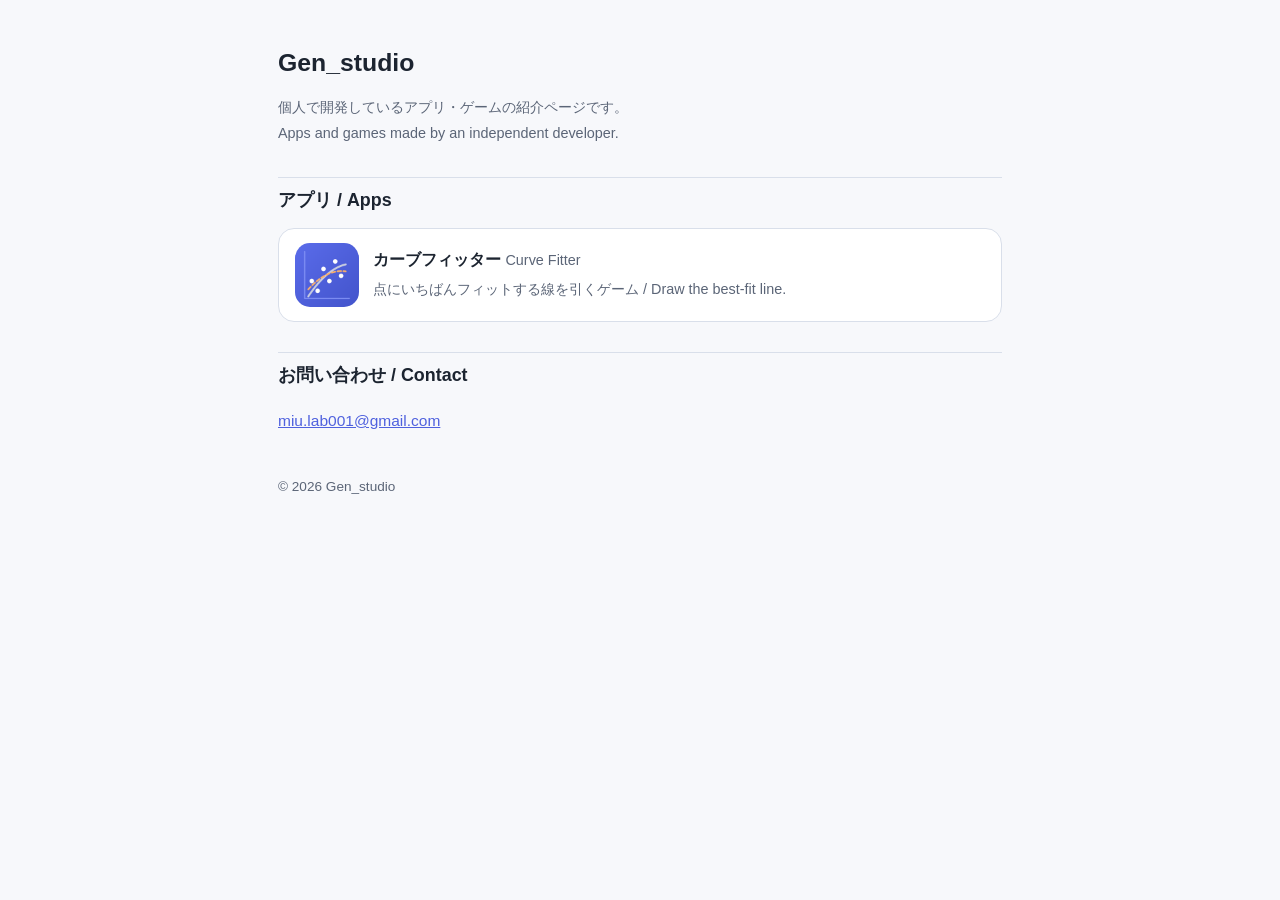
<file: index.html>
<!doctype html>
<html lang="ja">
<head>
<meta charset="utf-8">
<meta name="viewport" content="width=device-width, initial-scale=1">
<title>Gen_studio</title>
<link rel="stylesheet" href="style.css">
</head>
<body>
<main>
<h1>Gen_studio</h1>
<p class="meta">個人で開発しているアプリ・ゲームの紹介ページです。<br>Apps and games made by an independent developer.</p>

<h2>アプリ / Apps</h2>
<div class="apps">
<a class="app" href="curve-fitter/">
<img src="curve-fitter/icon.png" alt="">
<div><b>カーブフィッター</b> <span class="meta">Curve Fitter</span><br><span class="meta">点にいちばんフィットする線を引くゲーム / Draw the best-fit line.</span></div>
</a>
</div>

<h2>お問い合わせ / Contact</h2>
<p><a href="mailto:miu.lab001@gmail.com">miu.lab001@gmail.com</a></p>

<footer>© 2026 Gen_studio</footer>
</main>
</body>
</html>
</file>
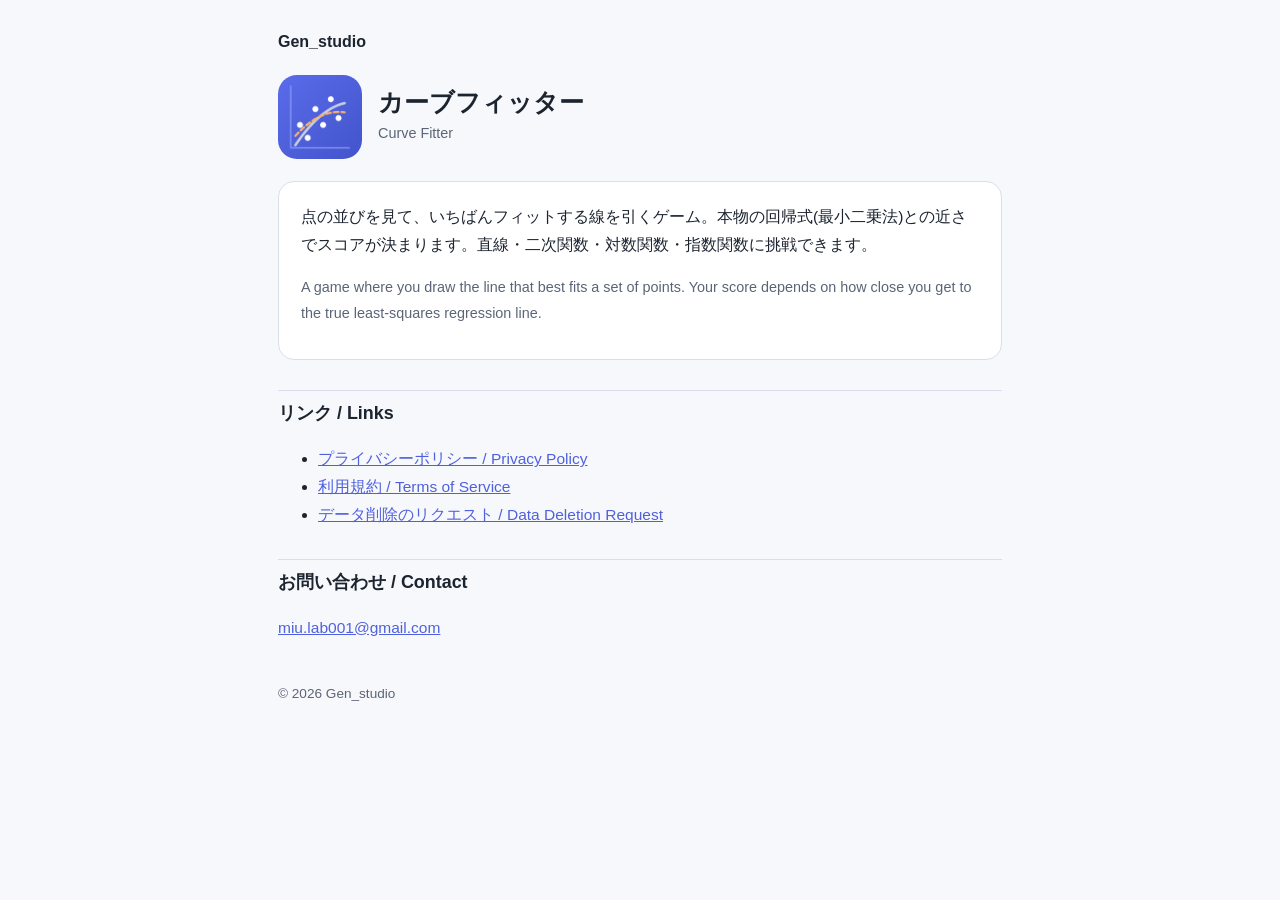
<file: curve-fitter/index.html>
<!doctype html>
<html lang="ja">
<head>
<meta charset="utf-8">
<meta name="viewport" content="width=device-width, initial-scale=1">
<title>カーブフィッター (Curve Fitter) - Gen_studio</title>
<link rel="stylesheet" href="../style.css">
</head>
<body>
<main>
<header class="site"><a href="../">Gen_studio</a></header>
<div class="apps"><div class="app" style="display:flex;gap:16px;align-items:center;margin-top:18px">
<img src="icon.png" alt="カーブフィッターのアイコン" style="width:84px;height:84px;border-radius:19px">
<div><h1 style="margin:0">カーブフィッター</h1><div class="meta">Curve Fitter</div></div></div></div>

<section class="l" lang="ja">
<p>点の並びを見て、いちばんフィットする線を引くゲーム。本物の回帰式(最小二乗法)との近さでスコアが決まります。直線・二次関数・対数関数・指数関数に挑戦できます。</p>
<p lang="en" class="meta">A game where you draw the line that best fits a set of points. Your score depends on how close you get to the true least-squares regression line.</p>
</section>

<h2>リンク / Links</h2>
<ul>
<li><a href="privacy.html">プライバシーポリシー / Privacy Policy</a></li>
<li><a href="terms.html">利用規約 / Terms of Service</a></li>
<li><a href="data-deletion.html">データ削除のリクエスト / Data Deletion Request</a></li>
</ul>

<h2>お問い合わせ / Contact</h2>
<p><a href="mailto:miu.lab001@gmail.com">miu.lab001@gmail.com</a></p>

<footer>© 2026 Gen_studio</footer>
</main>
</body>
</html>
</file>
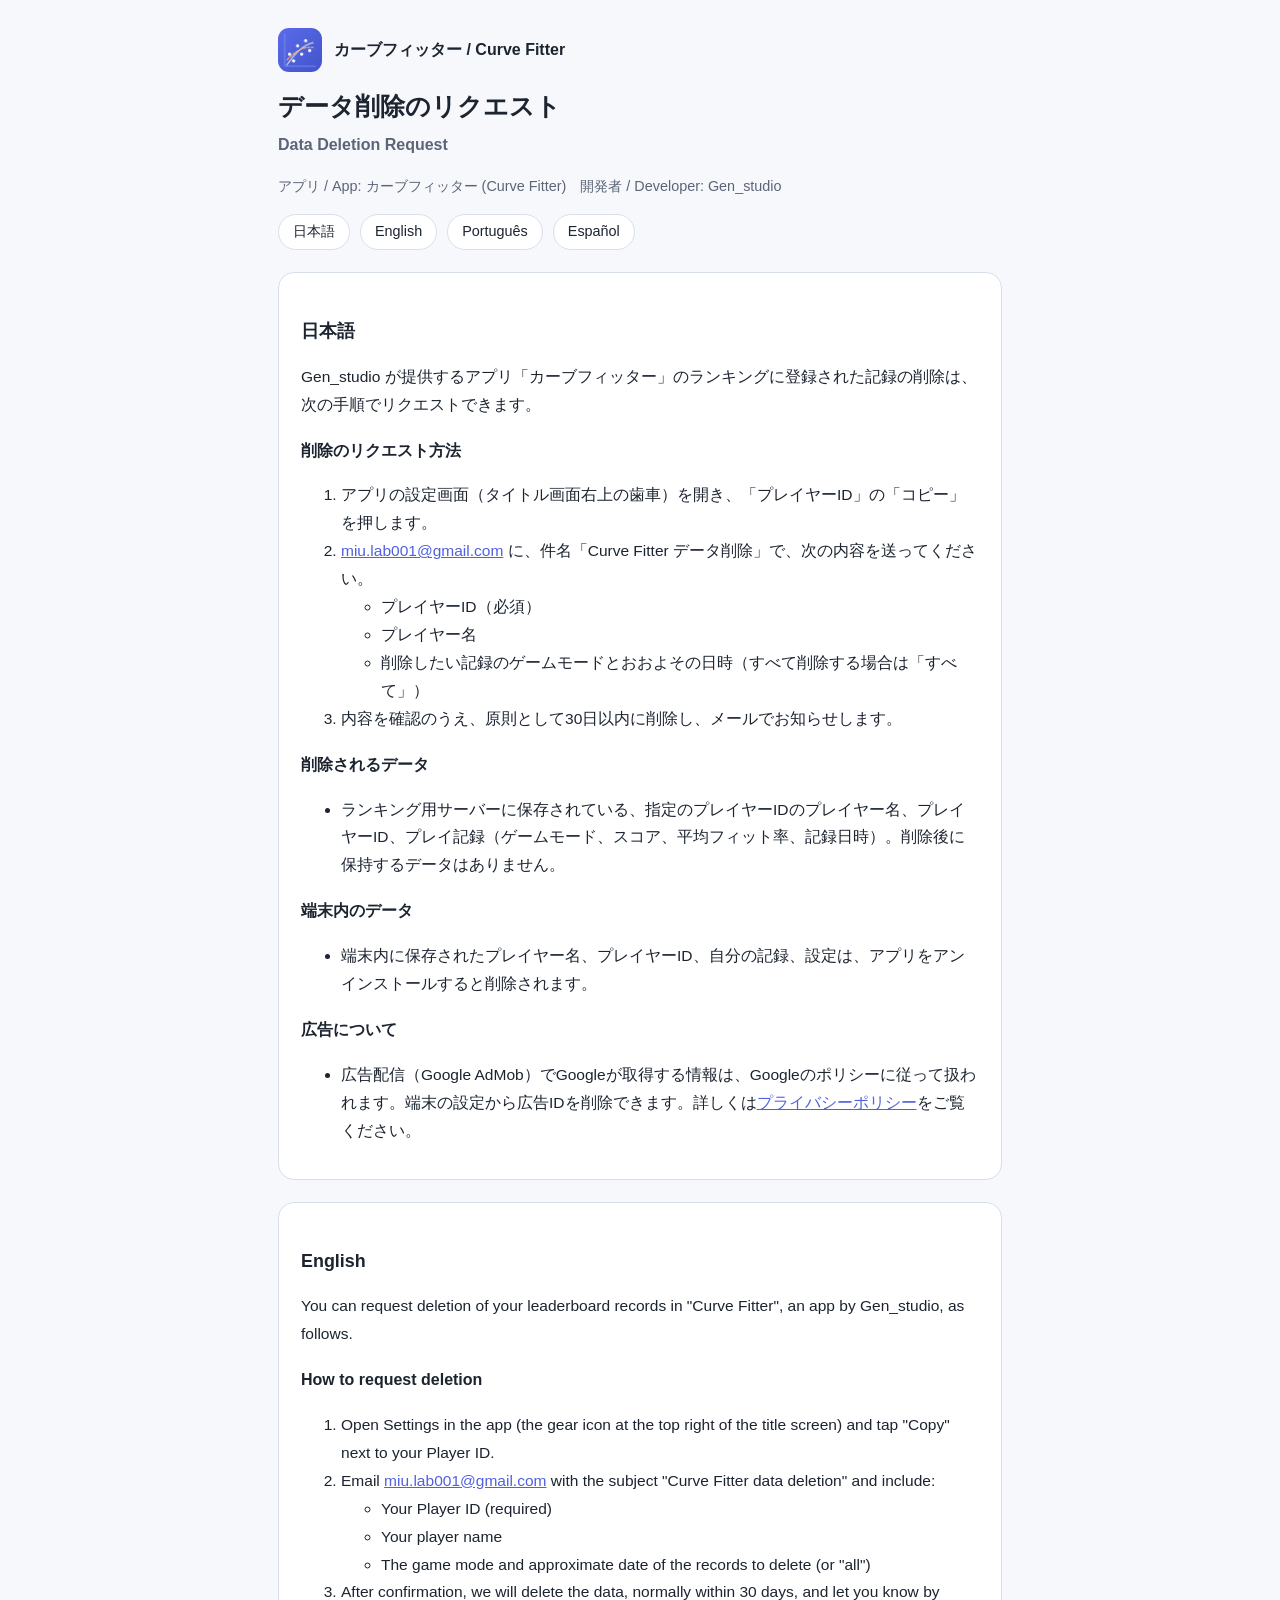
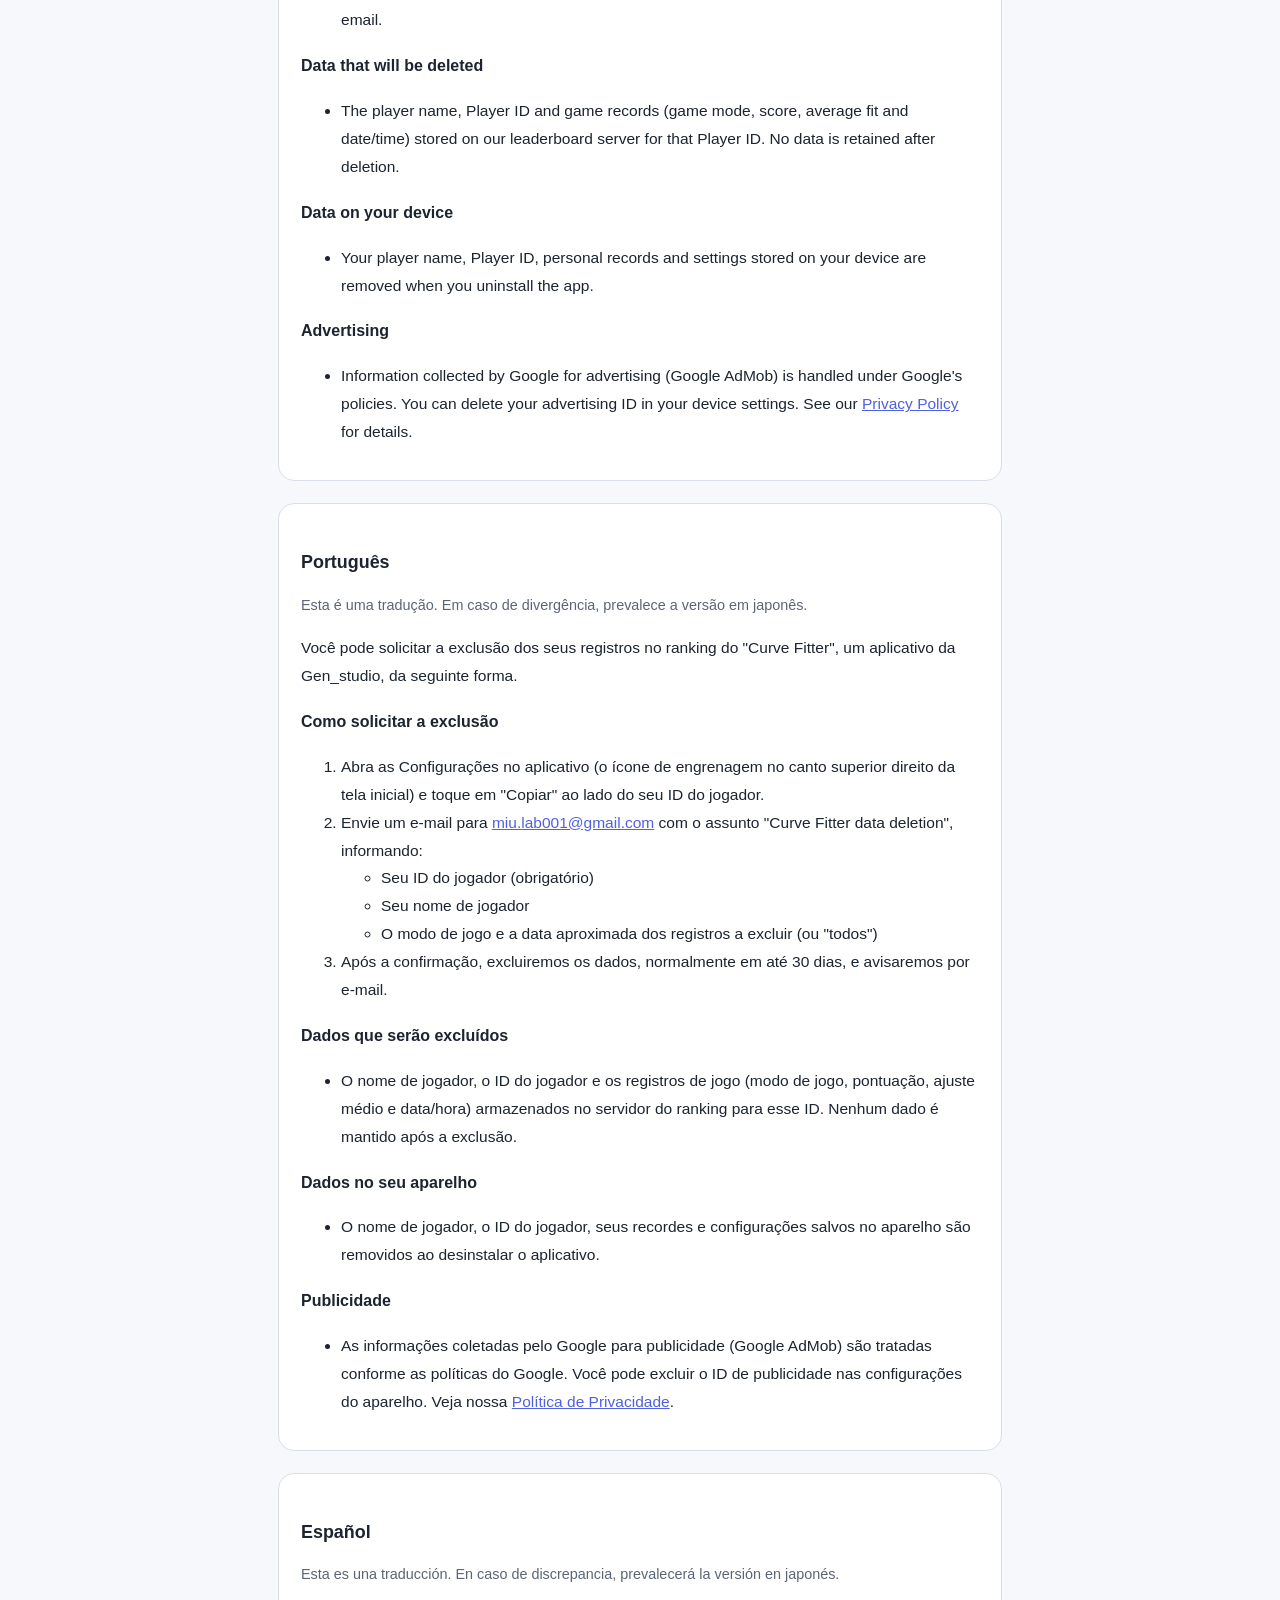
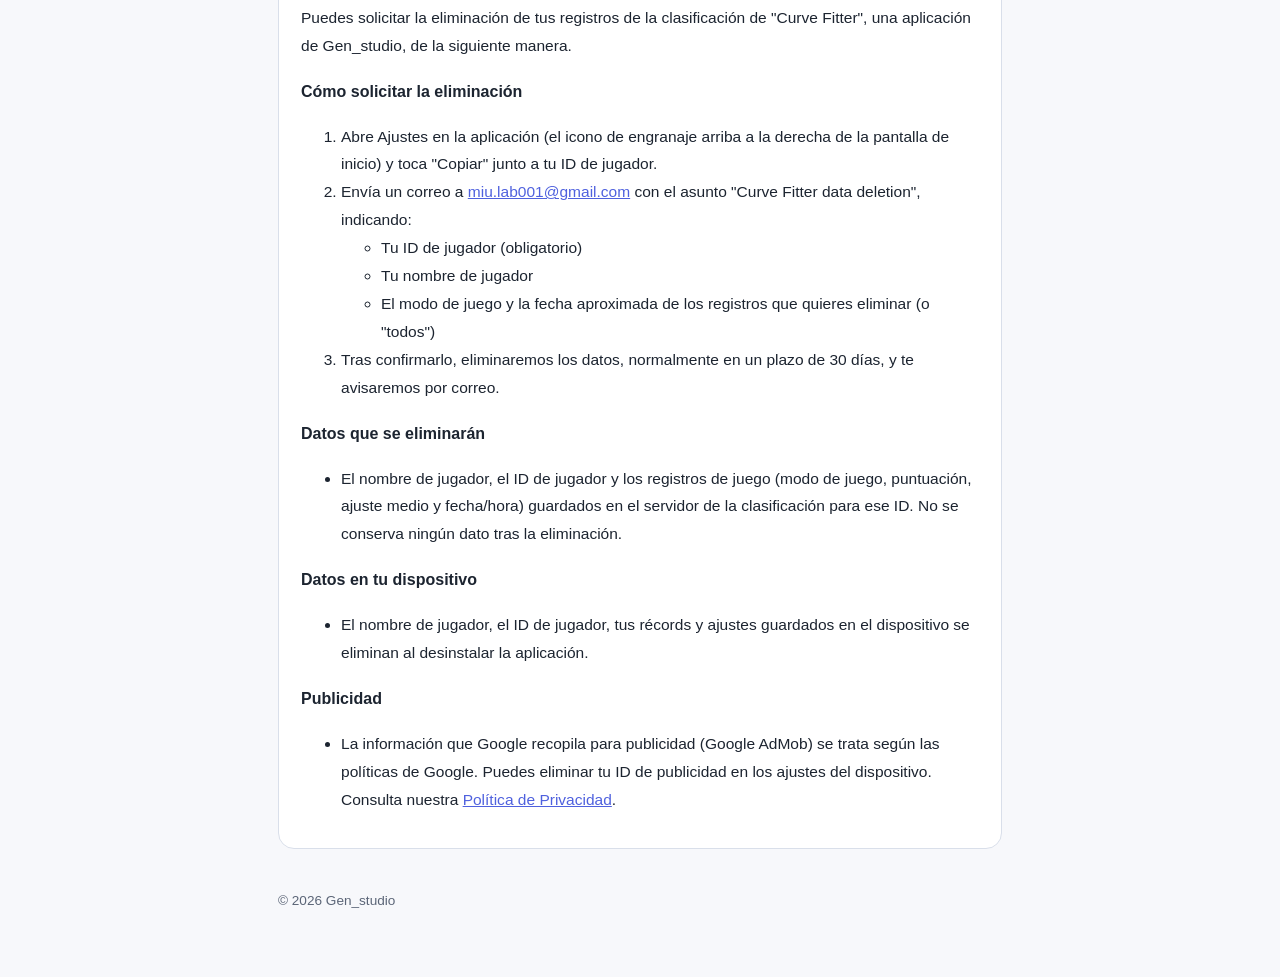
<file: curve-fitter/data-deletion.html>
<!doctype html>
<html lang="ja">
<head>
<meta charset="utf-8">
<meta name="viewport" content="width=device-width, initial-scale=1">
<title>データ削除のリクエスト / Data Deletion Request - カーブフィッター (Curve Fitter)</title>
<link rel="stylesheet" href="../style.css">
</head>
<body>
<main>
<header class="site"><img src="icon.png" alt=""><a href="./">カーブフィッター / Curve Fitter</a></header>
<h1>データ削除のリクエスト<br><span class="meta" style="font-size:1rem">Data Deletion Request</span></h1>
<p class="meta">アプリ / App: カーブフィッター (Curve Fitter)　開発者 / Developer: Gen_studio</p>
<nav class="lang"><a href="#ja">日本語</a><a href="#en">English</a><a href="#pt">Português</a><a href="#es">Español</a></nav>

<section class="l" id="ja" lang="ja">
<h2 style="border-top:none">日本語</h2>
<p>Gen_studio が提供するアプリ「カーブフィッター」のランキングに登録された記録の削除は、次の手順でリクエストできます。</p>
<h3>削除のリクエスト方法</h3>
<ol>
<li>アプリの設定画面（タイトル画面右上の歯車）を開き、「プレイヤーID」の「コピー」を押します。</li>
<li><a href="mailto:miu.lab001@gmail.com?subject=Curve%20Fitter%20data%20deletion">miu.lab001@gmail.com</a> に、件名「Curve Fitter データ削除」で、次の内容を送ってください。
<ul><li>プレイヤーID（必須）</li><li>プレイヤー名</li><li>削除したい記録のゲームモードとおおよその日時（すべて削除する場合は「すべて」）</li></ul></li>
<li>内容を確認のうえ、原則として30日以内に削除し、メールでお知らせします。</li>
</ol>
<h3>削除されるデータ</h3>
<ul><li>ランキング用サーバーに保存されている、指定のプレイヤーIDのプレイヤー名、プレイヤーID、プレイ記録（ゲームモード、スコア、平均フィット率、記録日時）。削除後に保持するデータはありません。</li></ul>
<h3>端末内のデータ</h3>
<ul><li>端末内に保存されたプレイヤー名、プレイヤーID、自分の記録、設定は、アプリをアンインストールすると削除されます。</li></ul>
<h3>広告について</h3>
<ul><li>広告配信（Google AdMob）でGoogleが取得する情報は、Googleのポリシーに従って扱われます。端末の設定から広告IDを削除できます。詳しくは<a href="privacy.html#ja">プライバシーポリシー</a>をご覧ください。</li></ul>
</section>

<section class="l" id="en" lang="en">
<h2 style="border-top:none">English</h2>
<p>You can request deletion of your leaderboard records in "Curve Fitter", an app by Gen_studio, as follows.</p>
<h3>How to request deletion</h3>
<ol>
<li>Open Settings in the app (the gear icon at the top right of the title screen) and tap "Copy" next to your Player ID.</li>
<li>Email <a href="mailto:miu.lab001@gmail.com?subject=Curve%20Fitter%20data%20deletion">miu.lab001@gmail.com</a> with the subject "Curve Fitter data deletion" and include:
<ul><li>Your Player ID (required)</li><li>Your player name</li><li>The game mode and approximate date of the records to delete (or "all")</li></ul></li>
<li>After confirmation, we will delete the data, normally within 30 days, and let you know by email.</li>
</ol>
<h3>Data that will be deleted</h3>
<ul><li>The player name, Player ID and game records (game mode, score, average fit and date/time) stored on our leaderboard server for that Player ID. No data is retained after deletion.</li></ul>
<h3>Data on your device</h3>
<ul><li>Your player name, Player ID, personal records and settings stored on your device are removed when you uninstall the app.</li></ul>
<h3>Advertising</h3>
<ul><li>Information collected by Google for advertising (Google AdMob) is handled under Google's policies. You can delete your advertising ID in your device settings. See our <a href="privacy.html#en">Privacy Policy</a> for details.</li></ul>
</section>

<section class="l" id="pt" lang="pt">
<h2 style="border-top:none">Português</h2>
<p class="meta">Esta é uma tradução. Em caso de divergência, prevalece a versão em japonês.</p>
<p>Você pode solicitar a exclusão dos seus registros no ranking do "Curve Fitter", um aplicativo da Gen_studio, da seguinte forma.</p>
<h3>Como solicitar a exclusão</h3>
<ol>
<li>Abra as Configurações no aplicativo (o ícone de engrenagem no canto superior direito da tela inicial) e toque em "Copiar" ao lado do seu ID do jogador.</li>
<li>Envie um e-mail para <a href="mailto:miu.lab001@gmail.com?subject=Curve%20Fitter%20data%20deletion">miu.lab001@gmail.com</a> com o assunto "Curve Fitter data deletion", informando:
<ul><li>Seu ID do jogador (obrigatório)</li><li>Seu nome de jogador</li><li>O modo de jogo e a data aproximada dos registros a excluir (ou "todos")</li></ul></li>
<li>Após a confirmação, excluiremos os dados, normalmente em até 30 dias, e avisaremos por e-mail.</li>
</ol>
<h3>Dados que serão excluídos</h3>
<ul><li>O nome de jogador, o ID do jogador e os registros de jogo (modo de jogo, pontuação, ajuste médio e data/hora) armazenados no servidor do ranking para esse ID. Nenhum dado é mantido após a exclusão.</li></ul>
<h3>Dados no seu aparelho</h3>
<ul><li>O nome de jogador, o ID do jogador, seus recordes e configurações salvos no aparelho são removidos ao desinstalar o aplicativo.</li></ul>
<h3>Publicidade</h3>
<ul><li>As informações coletadas pelo Google para publicidade (Google AdMob) são tratadas conforme as políticas do Google. Você pode excluir o ID de publicidade nas configurações do aparelho. Veja nossa <a href="privacy.html#pt">Política de Privacidade</a>.</li></ul>
</section>

<section class="l" id="es" lang="es">
<h2 style="border-top:none">Español</h2>
<p class="meta">Esta es una traducción. En caso de discrepancia, prevalecerá la versión en japonés.</p>
<p>Puedes solicitar la eliminación de tus registros de la clasificación de "Curve Fitter", una aplicación de Gen_studio, de la siguiente manera.</p>
<h3>Cómo solicitar la eliminación</h3>
<ol>
<li>Abre Ajustes en la aplicación (el icono de engranaje arriba a la derecha de la pantalla de inicio) y toca "Copiar" junto a tu ID de jugador.</li>
<li>Envía un correo a <a href="mailto:miu.lab001@gmail.com?subject=Curve%20Fitter%20data%20deletion">miu.lab001@gmail.com</a> con el asunto "Curve Fitter data deletion", indicando:
<ul><li>Tu ID de jugador (obligatorio)</li><li>Tu nombre de jugador</li><li>El modo de juego y la fecha aproximada de los registros que quieres eliminar (o "todos")</li></ul></li>
<li>Tras confirmarlo, eliminaremos los datos, normalmente en un plazo de 30 días, y te avisaremos por correo.</li>
</ol>
<h3>Datos que se eliminarán</h3>
<ul><li>El nombre de jugador, el ID de jugador y los registros de juego (modo de juego, puntuación, ajuste medio y fecha/hora) guardados en el servidor de la clasificación para ese ID. No se conserva ningún dato tras la eliminación.</li></ul>
<h3>Datos en tu dispositivo</h3>
<ul><li>El nombre de jugador, el ID de jugador, tus récords y ajustes guardados en el dispositivo se eliminan al desinstalar la aplicación.</li></ul>
<h3>Publicidad</h3>
<ul><li>La información que Google recopila para publicidad (Google AdMob) se trata según las políticas de Google. Puedes eliminar tu ID de publicidad en los ajustes del dispositivo. Consulta nuestra <a href="privacy.html#es">Política de Privacidad</a>.</li></ul>
</section>

<footer>© 2026 Gen_studio</footer>
</main>
</body>
</html>
</file>
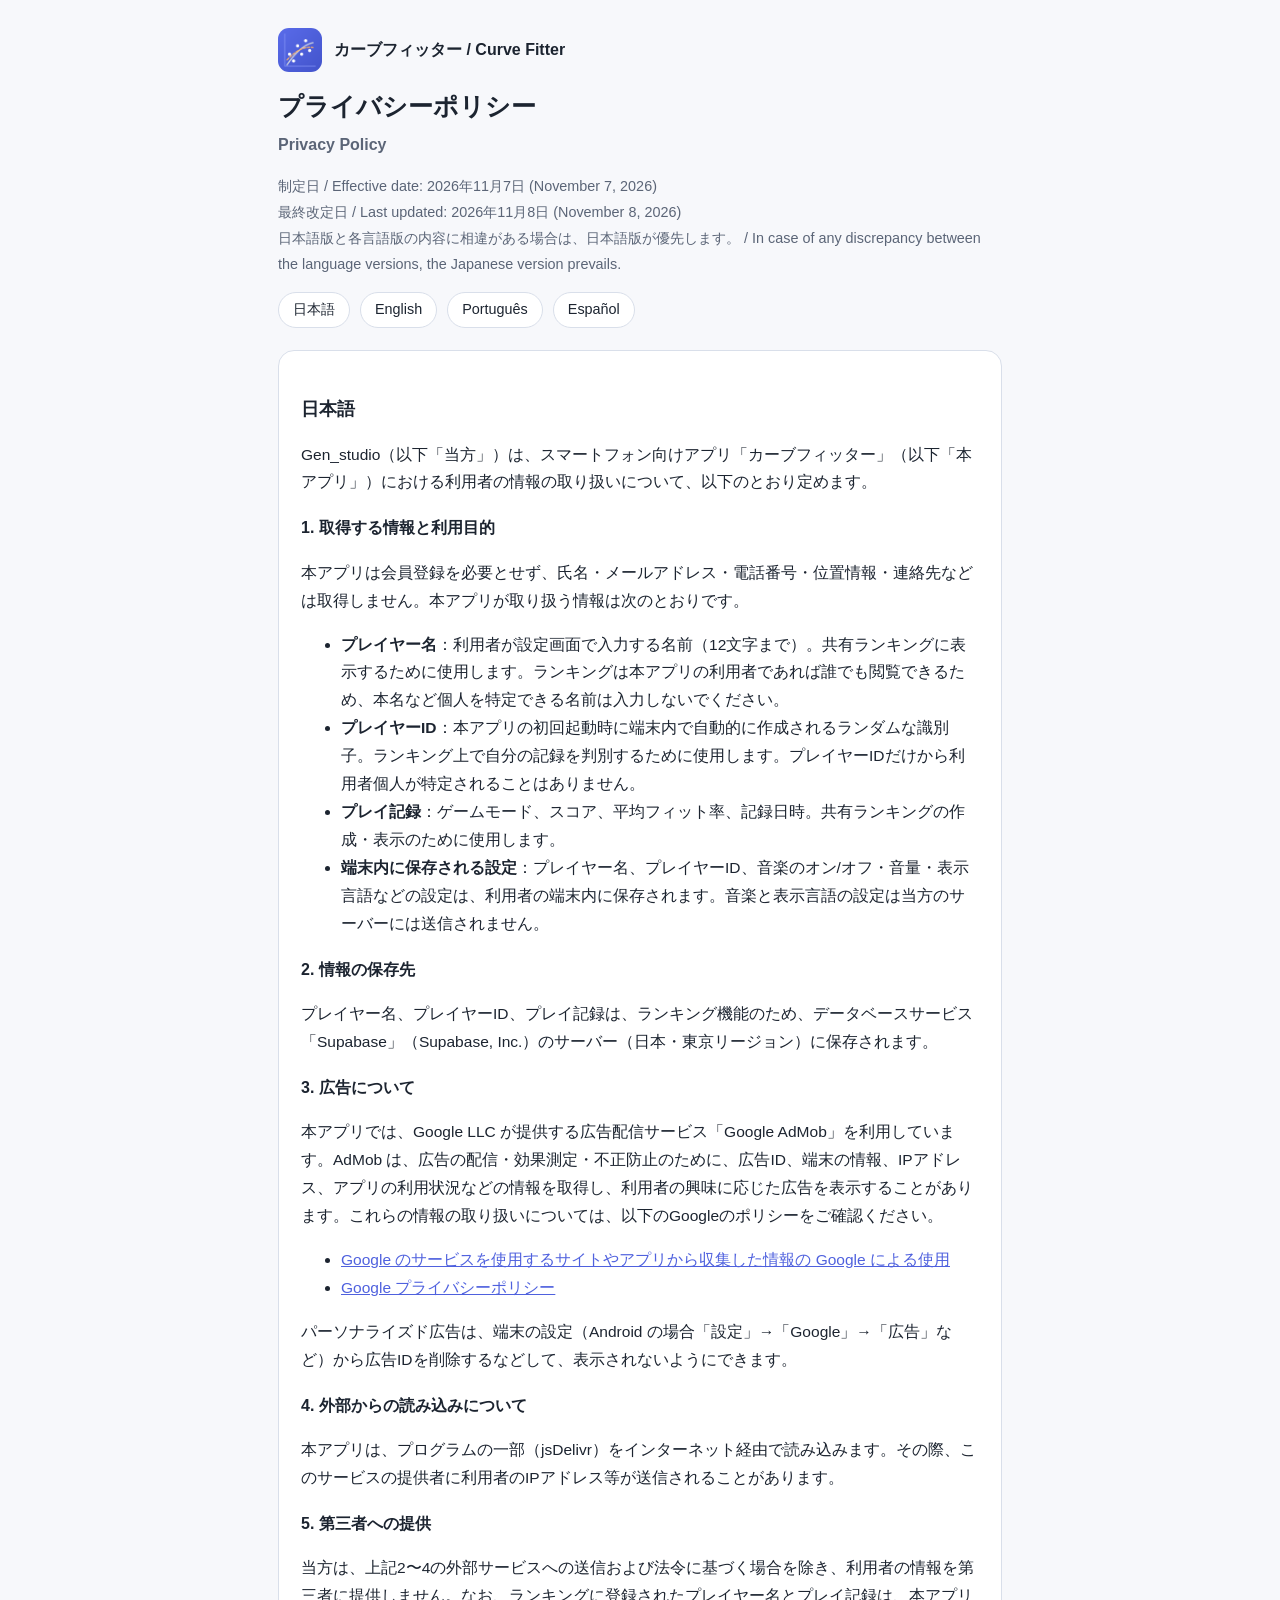
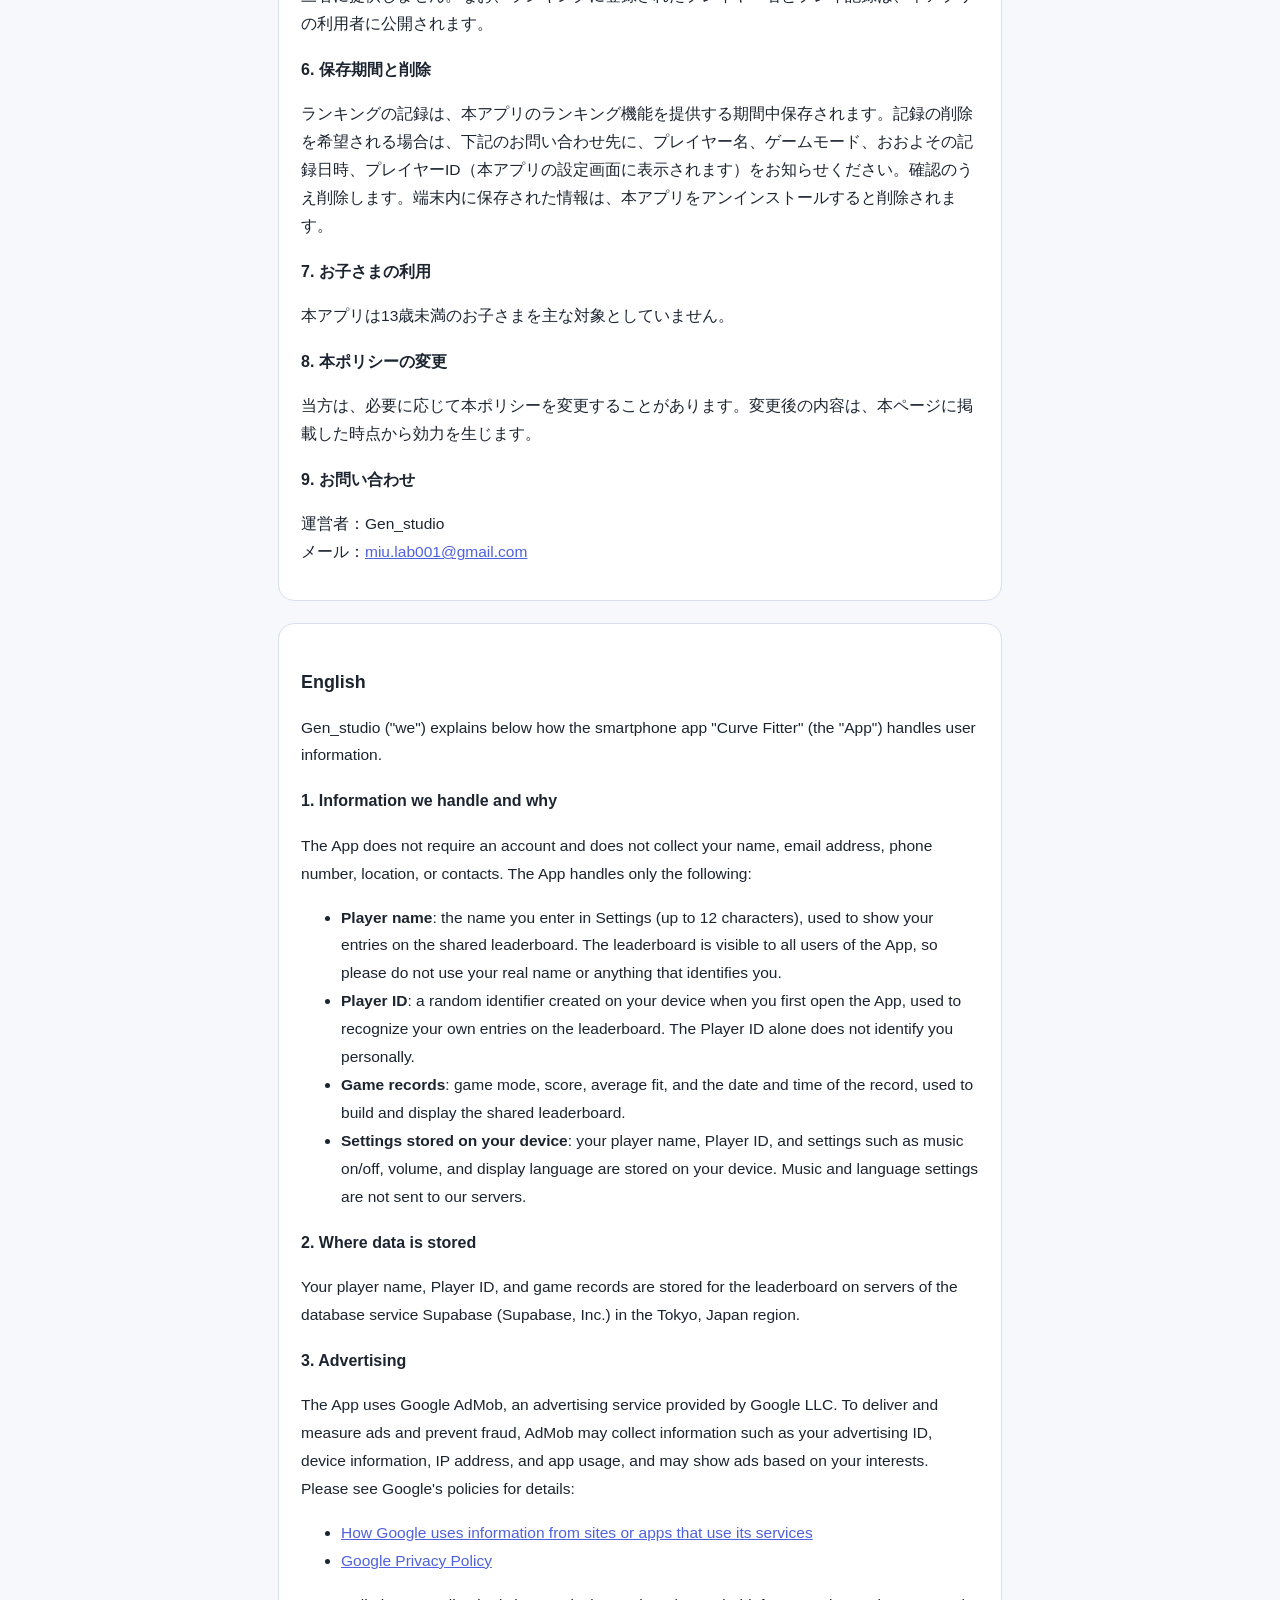
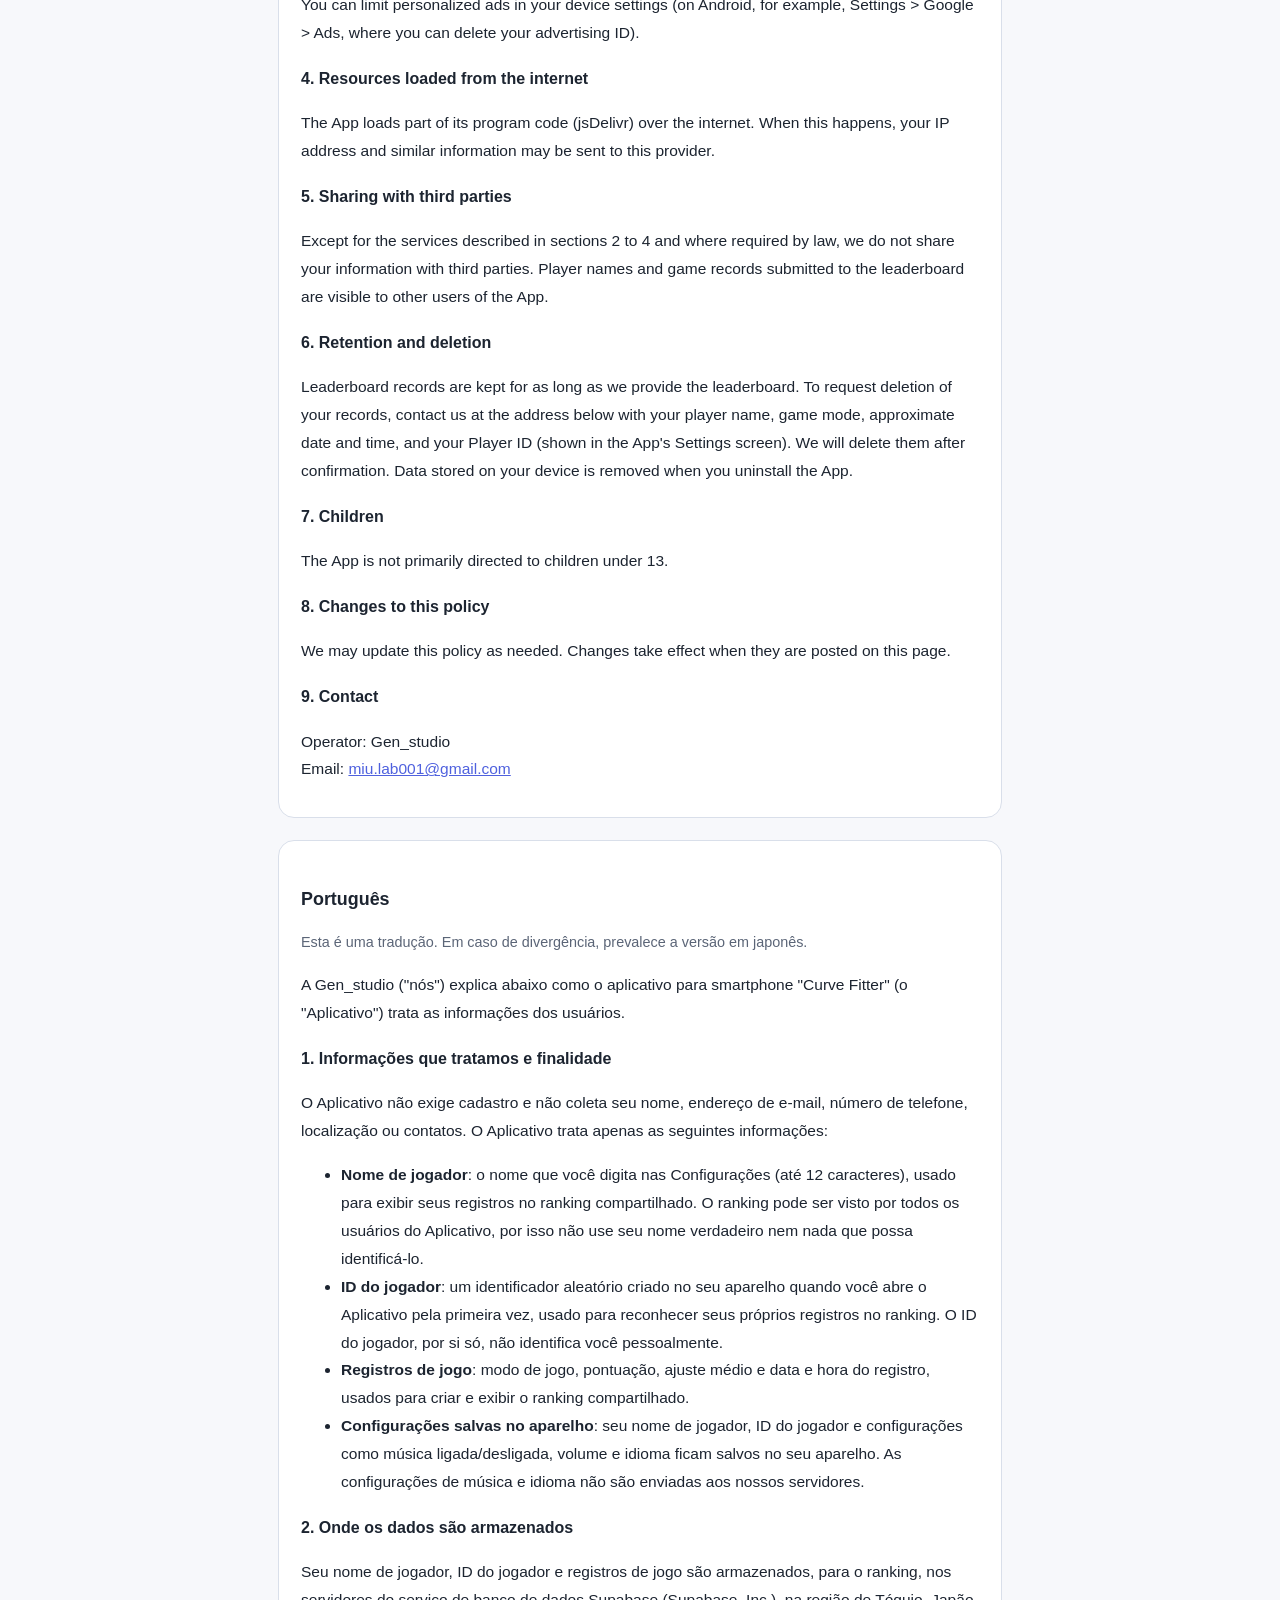
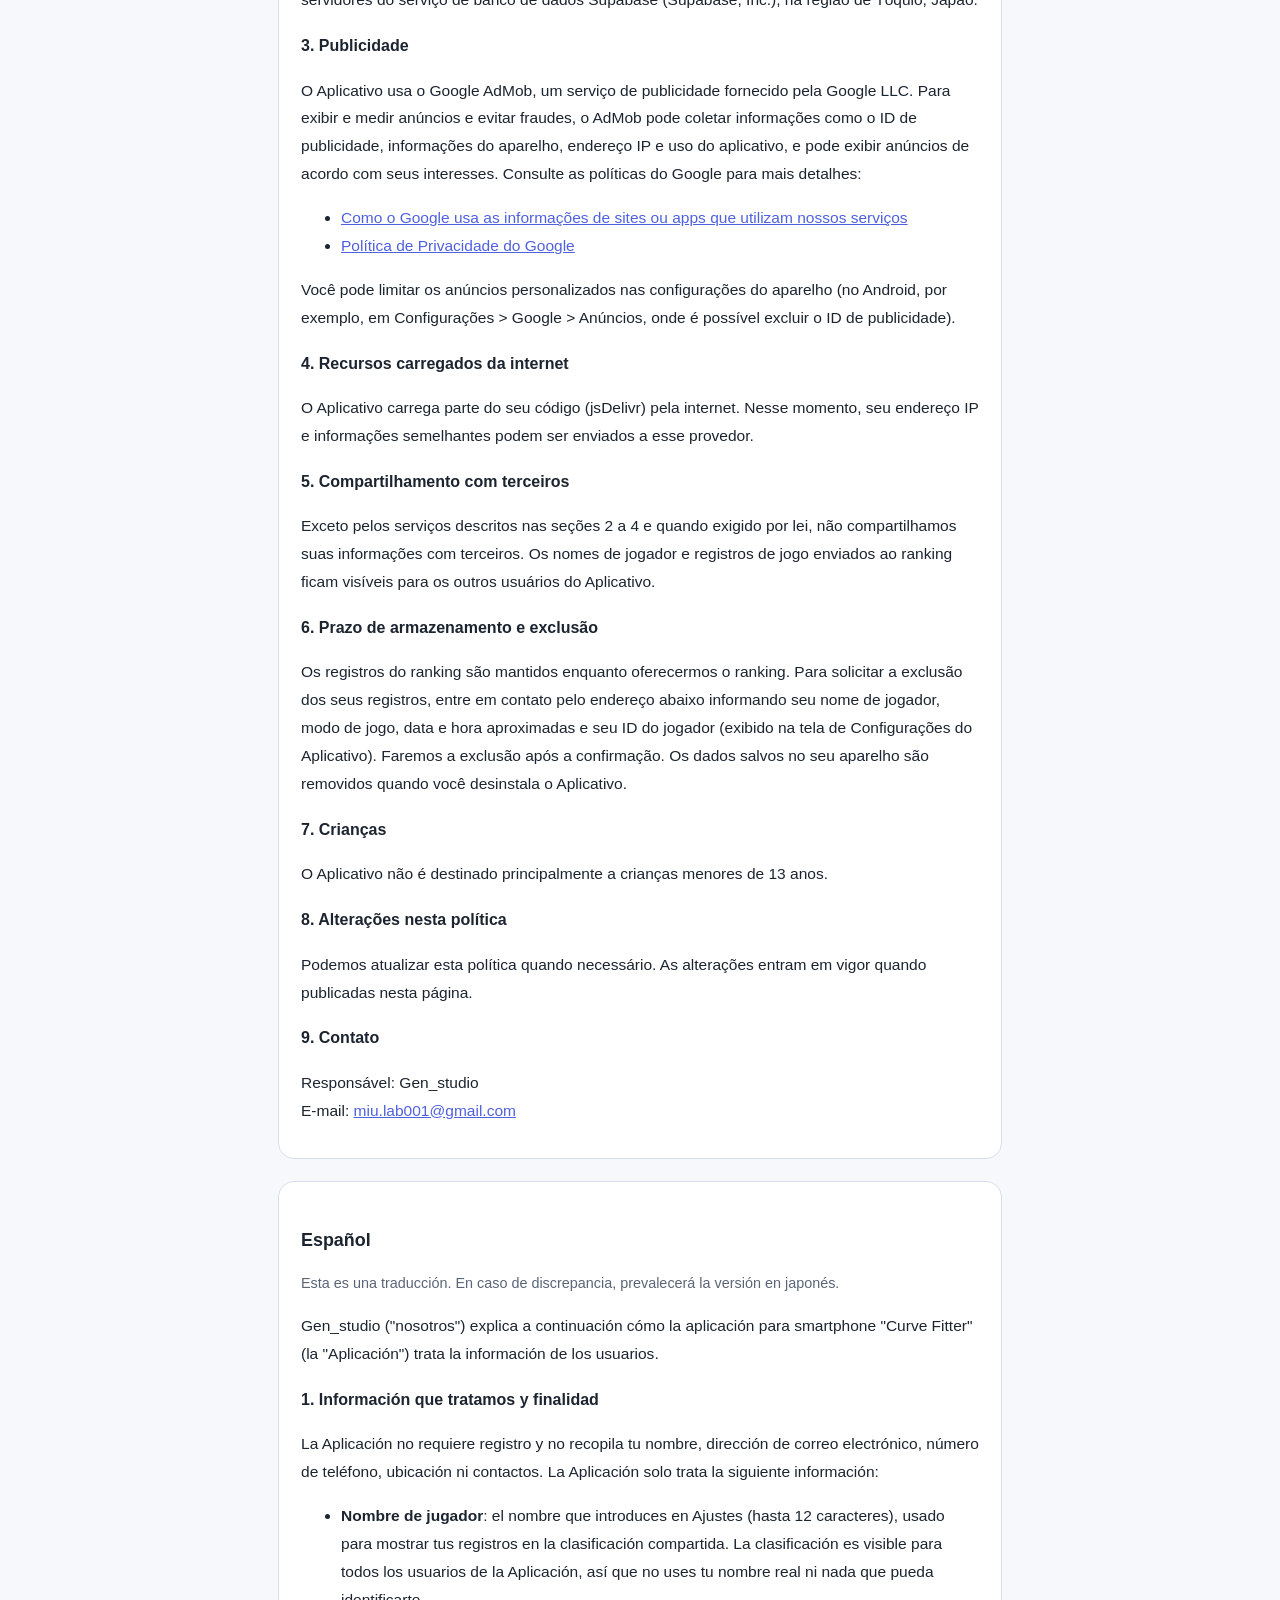
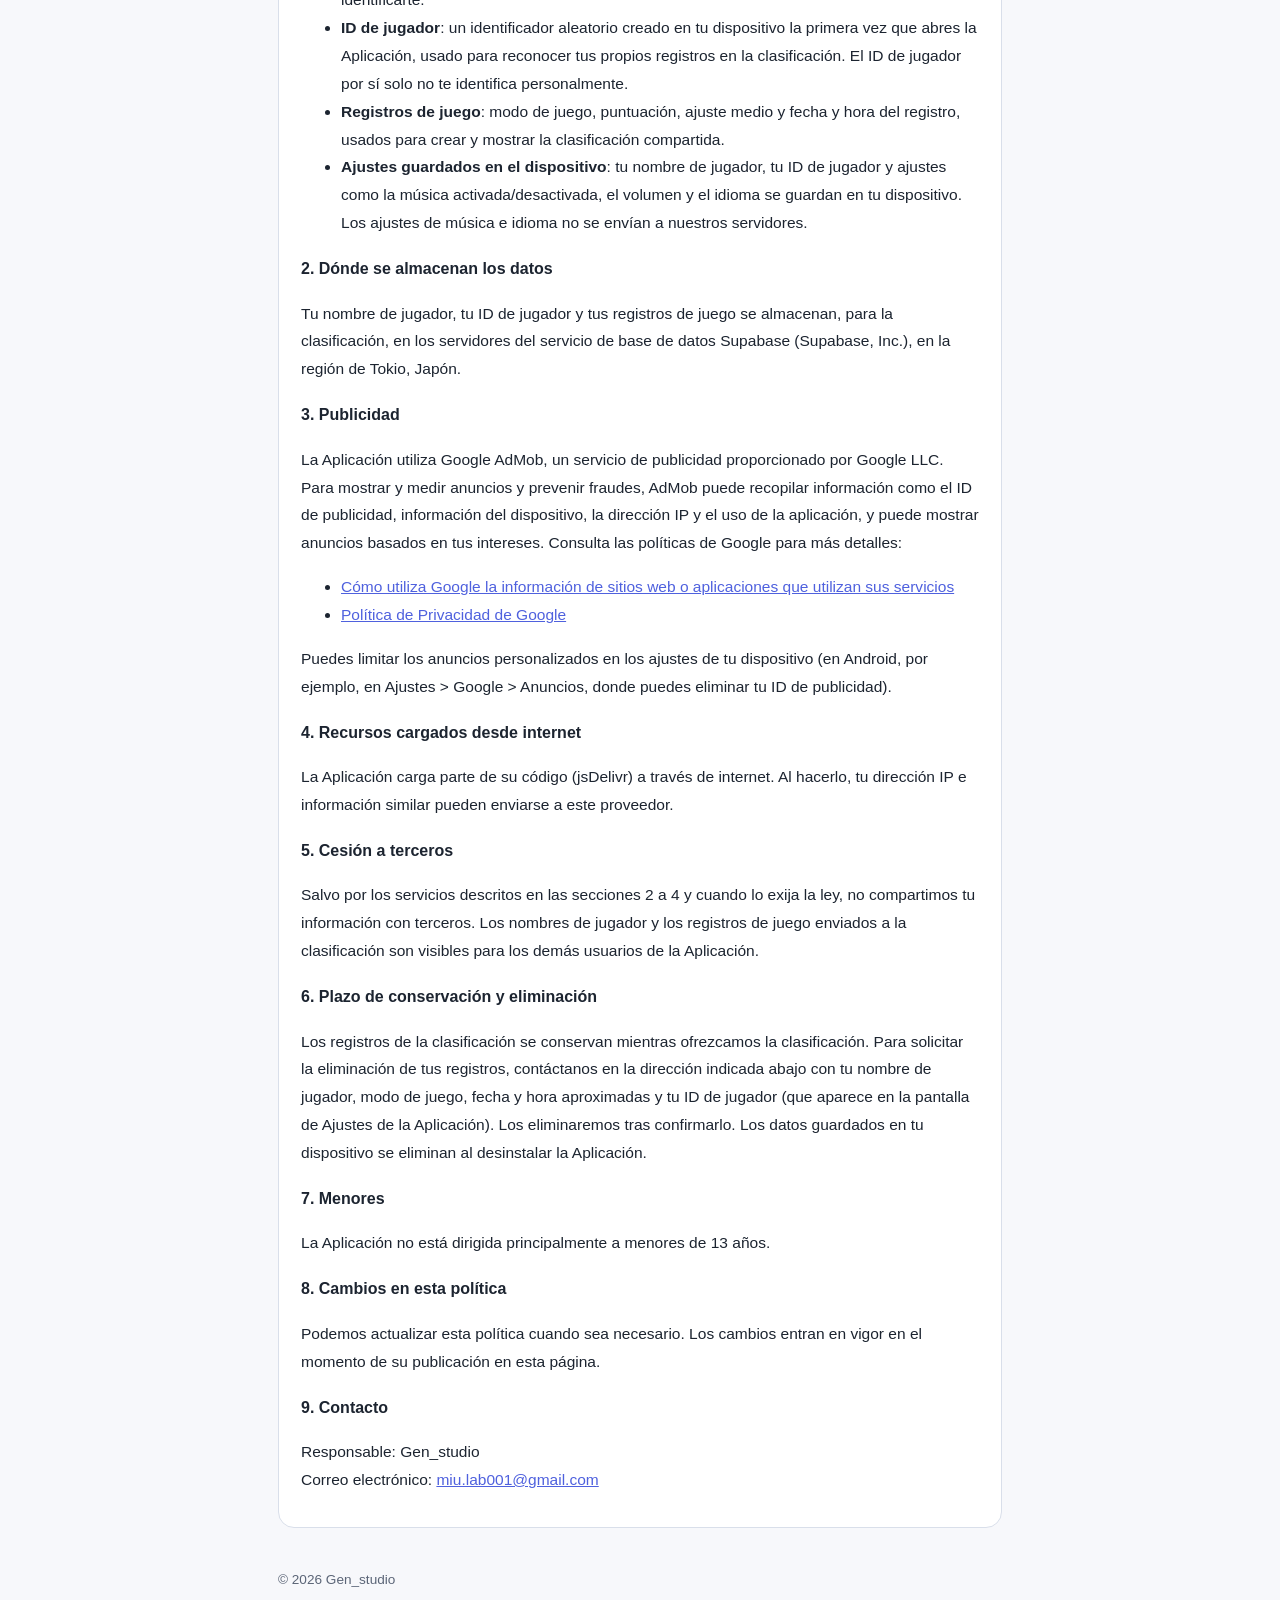
<file: curve-fitter/privacy.html>
<!doctype html>
<html lang="ja">
<head>
<meta charset="utf-8">
<meta name="viewport" content="width=device-width, initial-scale=1">
<title>プライバシーポリシー / Privacy Policy / Política de Privacidad - カーブフィッター (Curve Fitter)</title>
<link rel="stylesheet" href="../style.css">
</head>
<body>
<main>
<header class="site"><img src="icon.png" alt=""><a href="./">カーブフィッター / Curve Fitter</a></header>
<h1>プライバシーポリシー<br><span class="meta" style="font-size:1rem">Privacy Policy</span></h1>
<p class="meta">制定日 / Effective date: 2026年11月7日 (November 7, 2026)<br>最終改定日 / Last updated: 2026年11月8日 (November 8, 2026)<br>日本語版と各言語版の内容に相違がある場合は、日本語版が優先します。 / In case of any discrepancy between the language versions, the Japanese version prevails.</p>
<nav class="lang"><a href="#ja">日本語</a><a href="#en">English</a><a href="#pt">Português</a><a href="#es">Español</a></nav>

<section class="l" id="ja" lang="ja">
<h2 style="border-top:none">日本語</h2>
<p>Gen_studio（以下「当方」）は、スマートフォン向けアプリ「カーブフィッター」（以下「本アプリ」）における利用者の情報の取り扱いについて、以下のとおり定めます。</p>

<h3>1. 取得する情報と利用目的</h3>
<p>本アプリは会員登録を必要とせず、氏名・メールアドレス・電話番号・位置情報・連絡先などは取得しません。本アプリが取り扱う情報は次のとおりです。</p>
<ul>
<li><b>プレイヤー名</b>：利用者が設定画面で入力する名前（12文字まで）。共有ランキングに表示するために使用します。ランキングは本アプリの利用者であれば誰でも閲覧できるため、本名など個人を特定できる名前は入力しないでください。</li>
<li><b>プレイヤーID</b>：本アプリの初回起動時に端末内で自動的に作成されるランダムな識別子。ランキング上で自分の記録を判別するために使用します。プレイヤーIDだけから利用者個人が特定されることはありません。</li>
<li><b>プレイ記録</b>：ゲームモード、スコア、平均フィット率、記録日時。共有ランキングの作成・表示のために使用します。</li>
<li><b>端末内に保存される設定</b>：プレイヤー名、プレイヤーID、音楽のオン/オフ・音量・表示言語などの設定は、利用者の端末内に保存されます。音楽と表示言語の設定は当方のサーバーには送信されません。</li>
</ul>

<h3>2. 情報の保存先</h3>
<p>プレイヤー名、プレイヤーID、プレイ記録は、ランキング機能のため、データベースサービス「Supabase」（Supabase, Inc.）のサーバー（日本・東京リージョン）に保存されます。</p>

<h3>3. 広告について</h3>
<p>本アプリでは、Google LLC が提供する広告配信サービス「Google AdMob」を利用しています。AdMob は、広告の配信・効果測定・不正防止のために、広告ID、端末の情報、IPアドレス、アプリの利用状況などの情報を取得し、利用者の興味に応じた広告を表示することがあります。これらの情報の取り扱いについては、以下のGoogleのポリシーをご確認ください。</p>
<ul>
<li><a href="https://policies.google.com/technologies/partner-sites?hl=ja">Google のサービスを使用するサイトやアプリから収集した情報の Google による使用</a></li>
<li><a href="https://policies.google.com/privacy?hl=ja">Google プライバシーポリシー</a></li>
</ul>
<p>パーソナライズド広告は、端末の設定（Android の場合「設定」→「Google」→「広告」など）から広告IDを削除するなどして、表示されないようにできます。</p>

<h3>4. 外部からの読み込みについて</h3>
<p>本アプリは、プログラムの一部（jsDelivr）をインターネット経由で読み込みます。その際、このサービスの提供者に利用者のIPアドレス等が送信されることがあります。</p>

<h3>5. 第三者への提供</h3>
<p>当方は、上記2〜4の外部サービスへの送信および法令に基づく場合を除き、利用者の情報を第三者に提供しません。なお、ランキングに登録されたプレイヤー名とプレイ記録は、本アプリの利用者に公開されます。</p>

<h3>6. 保存期間と削除</h3>
<p>ランキングの記録は、本アプリのランキング機能を提供する期間中保存されます。記録の削除を希望される場合は、下記のお問い合わせ先に、プレイヤー名、ゲームモード、おおよその記録日時、プレイヤーID（本アプリの設定画面に表示されます）をお知らせください。確認のうえ削除します。端末内に保存された情報は、本アプリをアンインストールすると削除されます。</p>

<h3>7. お子さまの利用</h3>
<p>本アプリは13歳未満のお子さまを主な対象としていません。</p>

<h3>8. 本ポリシーの変更</h3>
<p>当方は、必要に応じて本ポリシーを変更することがあります。変更後の内容は、本ページに掲載した時点から効力を生じます。</p>

<h3>9. お問い合わせ</h3>
<p>運営者：Gen_studio<br>メール：<a href="mailto:miu.lab001@gmail.com">miu.lab001@gmail.com</a></p>
</section>

<section class="l" id="en" lang="en">
<h2 style="border-top:none">English</h2>
<p>Gen_studio ("we") explains below how the smartphone app "Curve Fitter" (the "App") handles user information.</p>

<h3>1. Information we handle and why</h3>
<p>The App does not require an account and does not collect your name, email address, phone number, location, or contacts. The App handles only the following:</p>
<ul>
<li><b>Player name</b>: the name you enter in Settings (up to 12 characters), used to show your entries on the shared leaderboard. The leaderboard is visible to all users of the App, so please do not use your real name or anything that identifies you.</li>
<li><b>Player ID</b>: a random identifier created on your device when you first open the App, used to recognize your own entries on the leaderboard. The Player ID alone does not identify you personally.</li>
<li><b>Game records</b>: game mode, score, average fit, and the date and time of the record, used to build and display the shared leaderboard.</li>
<li><b>Settings stored on your device</b>: your player name, Player ID, and settings such as music on/off, volume, and display language are stored on your device. Music and language settings are not sent to our servers.</li>
</ul>

<h3>2. Where data is stored</h3>
<p>Your player name, Player ID, and game records are stored for the leaderboard on servers of the database service Supabase (Supabase, Inc.) in the Tokyo, Japan region.</p>

<h3>3. Advertising</h3>
<p>The App uses Google AdMob, an advertising service provided by Google LLC. To deliver and measure ads and prevent fraud, AdMob may collect information such as your advertising ID, device information, IP address, and app usage, and may show ads based on your interests. Please see Google's policies for details:</p>
<ul>
<li><a href="https://policies.google.com/technologies/partner-sites?hl=en">How Google uses information from sites or apps that use its services</a></li>
<li><a href="https://policies.google.com/privacy?hl=en">Google Privacy Policy</a></li>
</ul>
<p>You can limit personalized ads in your device settings (on Android, for example, Settings &gt; Google &gt; Ads, where you can delete your advertising ID).</p>

<h3>4. Resources loaded from the internet</h3>
<p>The App loads part of its program code (jsDelivr) over the internet. When this happens, your IP address and similar information may be sent to this provider.</p>

<h3>5. Sharing with third parties</h3>
<p>Except for the services described in sections 2 to 4 and where required by law, we do not share your information with third parties. Player names and game records submitted to the leaderboard are visible to other users of the App.</p>

<h3>6. Retention and deletion</h3>
<p>Leaderboard records are kept for as long as we provide the leaderboard. To request deletion of your records, contact us at the address below with your player name, game mode, approximate date and time, and your Player ID (shown in the App's Settings screen). We will delete them after confirmation. Data stored on your device is removed when you uninstall the App.</p>

<h3>7. Children</h3>
<p>The App is not primarily directed to children under 13.</p>

<h3>8. Changes to this policy</h3>
<p>We may update this policy as needed. Changes take effect when they are posted on this page.</p>

<h3>9. Contact</h3>
<p>Operator: Gen_studio<br>Email: <a href="mailto:miu.lab001@gmail.com">miu.lab001@gmail.com</a></p>
</section>

<section class="l" id="pt" lang="pt">
<h2 style="border-top:none">Português</h2>
<p class="meta">Esta é uma tradução. Em caso de divergência, prevalece a versão em japonês.</p>
<p>A Gen_studio ("nós") explica abaixo como o aplicativo para smartphone "Curve Fitter" (o "Aplicativo") trata as informações dos usuários.</p>

<h3>1. Informações que tratamos e finalidade</h3>
<p>O Aplicativo não exige cadastro e não coleta seu nome, endereço de e-mail, número de telefone, localização ou contatos. O Aplicativo trata apenas as seguintes informações:</p>
<ul>
<li><b>Nome de jogador</b>: o nome que você digita nas Configurações (até 12 caracteres), usado para exibir seus registros no ranking compartilhado. O ranking pode ser visto por todos os usuários do Aplicativo, por isso não use seu nome verdadeiro nem nada que possa identificá-lo.</li>
<li><b>ID do jogador</b>: um identificador aleatório criado no seu aparelho quando você abre o Aplicativo pela primeira vez, usado para reconhecer seus próprios registros no ranking. O ID do jogador, por si só, não identifica você pessoalmente.</li>
<li><b>Registros de jogo</b>: modo de jogo, pontuação, ajuste médio e data e hora do registro, usados para criar e exibir o ranking compartilhado.</li>
<li><b>Configurações salvas no aparelho</b>: seu nome de jogador, ID do jogador e configurações como música ligada/desligada, volume e idioma ficam salvos no seu aparelho. As configurações de música e idioma não são enviadas aos nossos servidores.</li>
</ul>

<h3>2. Onde os dados são armazenados</h3>
<p>Seu nome de jogador, ID do jogador e registros de jogo são armazenados, para o ranking, nos servidores do serviço de banco de dados Supabase (Supabase, Inc.), na região de Tóquio, Japão.</p>

<h3>3. Publicidade</h3>
<p>O Aplicativo usa o Google AdMob, um serviço de publicidade fornecido pela Google LLC. Para exibir e medir anúncios e evitar fraudes, o AdMob pode coletar informações como o ID de publicidade, informações do aparelho, endereço IP e uso do aplicativo, e pode exibir anúncios de acordo com seus interesses. Consulte as políticas do Google para mais detalhes:</p>
<ul>
<li><a href="https://policies.google.com/technologies/partner-sites?hl=pt-BR">Como o Google usa as informações de sites ou apps que utilizam nossos serviços</a></li>
<li><a href="https://policies.google.com/privacy?hl=pt-BR">Política de Privacidade do Google</a></li>
</ul>
<p>Você pode limitar os anúncios personalizados nas configurações do aparelho (no Android, por exemplo, em Configurações &gt; Google &gt; Anúncios, onde é possível excluir o ID de publicidade).</p>

<h3>4. Recursos carregados da internet</h3>
<p>O Aplicativo carrega parte do seu código (jsDelivr) pela internet. Nesse momento, seu endereço IP e informações semelhantes podem ser enviados a esse provedor.</p>

<h3>5. Compartilhamento com terceiros</h3>
<p>Exceto pelos serviços descritos nas seções 2 a 4 e quando exigido por lei, não compartilhamos suas informações com terceiros. Os nomes de jogador e registros de jogo enviados ao ranking ficam visíveis para os outros usuários do Aplicativo.</p>

<h3>6. Prazo de armazenamento e exclusão</h3>
<p>Os registros do ranking são mantidos enquanto oferecermos o ranking. Para solicitar a exclusão dos seus registros, entre em contato pelo endereço abaixo informando seu nome de jogador, modo de jogo, data e hora aproximadas e seu ID do jogador (exibido na tela de Configurações do Aplicativo). Faremos a exclusão após a confirmação. Os dados salvos no seu aparelho são removidos quando você desinstala o Aplicativo.</p>

<h3>7. Crianças</h3>
<p>O Aplicativo não é destinado principalmente a crianças menores de 13 anos.</p>

<h3>8. Alterações nesta política</h3>
<p>Podemos atualizar esta política quando necessário. As alterações entram em vigor quando publicadas nesta página.</p>

<h3>9. Contato</h3>
<p>Responsável: Gen_studio<br>E-mail: <a href="mailto:miu.lab001@gmail.com">miu.lab001@gmail.com</a></p>
</section>

<section class="l" id="es" lang="es">
<h2 style="border-top:none">Español</h2>
<p class="meta">Esta es una traducción. En caso de discrepancia, prevalecerá la versión en japonés.</p>
<p>Gen_studio ("nosotros") explica a continuación cómo la aplicación para smartphone "Curve Fitter" (la "Aplicación") trata la información de los usuarios.</p>

<h3>1. Información que tratamos y finalidad</h3>
<p>La Aplicación no requiere registro y no recopila tu nombre, dirección de correo electrónico, número de teléfono, ubicación ni contactos. La Aplicación solo trata la siguiente información:</p>
<ul>
<li><b>Nombre de jugador</b>: el nombre que introduces en Ajustes (hasta 12 caracteres), usado para mostrar tus registros en la clasificación compartida. La clasificación es visible para todos los usuarios de la Aplicación, así que no uses tu nombre real ni nada que pueda identificarte.</li>
<li><b>ID de jugador</b>: un identificador aleatorio creado en tu dispositivo la primera vez que abres la Aplicación, usado para reconocer tus propios registros en la clasificación. El ID de jugador por sí solo no te identifica personalmente.</li>
<li><b>Registros de juego</b>: modo de juego, puntuación, ajuste medio y fecha y hora del registro, usados para crear y mostrar la clasificación compartida.</li>
<li><b>Ajustes guardados en el dispositivo</b>: tu nombre de jugador, tu ID de jugador y ajustes como la música activada/desactivada, el volumen y el idioma se guardan en tu dispositivo. Los ajustes de música e idioma no se envían a nuestros servidores.</li>
</ul>

<h3>2. Dónde se almacenan los datos</h3>
<p>Tu nombre de jugador, tu ID de jugador y tus registros de juego se almacenan, para la clasificación, en los servidores del servicio de base de datos Supabase (Supabase, Inc.), en la región de Tokio, Japón.</p>

<h3>3. Publicidad</h3>
<p>La Aplicación utiliza Google AdMob, un servicio de publicidad proporcionado por Google LLC. Para mostrar y medir anuncios y prevenir fraudes, AdMob puede recopilar información como el ID de publicidad, información del dispositivo, la dirección IP y el uso de la aplicación, y puede mostrar anuncios basados en tus intereses. Consulta las políticas de Google para más detalles:</p>
<ul>
<li><a href="https://policies.google.com/technologies/partner-sites?hl=es">Cómo utiliza Google la información de sitios web o aplicaciones que utilizan sus servicios</a></li>
<li><a href="https://policies.google.com/privacy?hl=es">Política de Privacidad de Google</a></li>
</ul>
<p>Puedes limitar los anuncios personalizados en los ajustes de tu dispositivo (en Android, por ejemplo, en Ajustes &gt; Google &gt; Anuncios, donde puedes eliminar tu ID de publicidad).</p>

<h3>4. Recursos cargados desde internet</h3>
<p>La Aplicación carga parte de su código (jsDelivr) a través de internet. Al hacerlo, tu dirección IP e información similar pueden enviarse a este proveedor.</p>

<h3>5. Cesión a terceros</h3>
<p>Salvo por los servicios descritos en las secciones 2 a 4 y cuando lo exija la ley, no compartimos tu información con terceros. Los nombres de jugador y los registros de juego enviados a la clasificación son visibles para los demás usuarios de la Aplicación.</p>

<h3>6. Plazo de conservación y eliminación</h3>
<p>Los registros de la clasificación se conservan mientras ofrezcamos la clasificación. Para solicitar la eliminación de tus registros, contáctanos en la dirección indicada abajo con tu nombre de jugador, modo de juego, fecha y hora aproximadas y tu ID de jugador (que aparece en la pantalla de Ajustes de la Aplicación). Los eliminaremos tras confirmarlo. Los datos guardados en tu dispositivo se eliminan al desinstalar la Aplicación.</p>

<h3>7. Menores</h3>
<p>La Aplicación no está dirigida principalmente a menores de 13 años.</p>

<h3>8. Cambios en esta política</h3>
<p>Podemos actualizar esta política cuando sea necesario. Los cambios entran en vigor en el momento de su publicación en esta página.</p>

<h3>9. Contacto</h3>
<p>Responsable: Gen_studio<br>Correo electrónico: <a href="mailto:miu.lab001@gmail.com">miu.lab001@gmail.com</a></p>
</section>

<footer>© 2026 Gen_studio</footer>
</main>
</body>
</html>
</file>
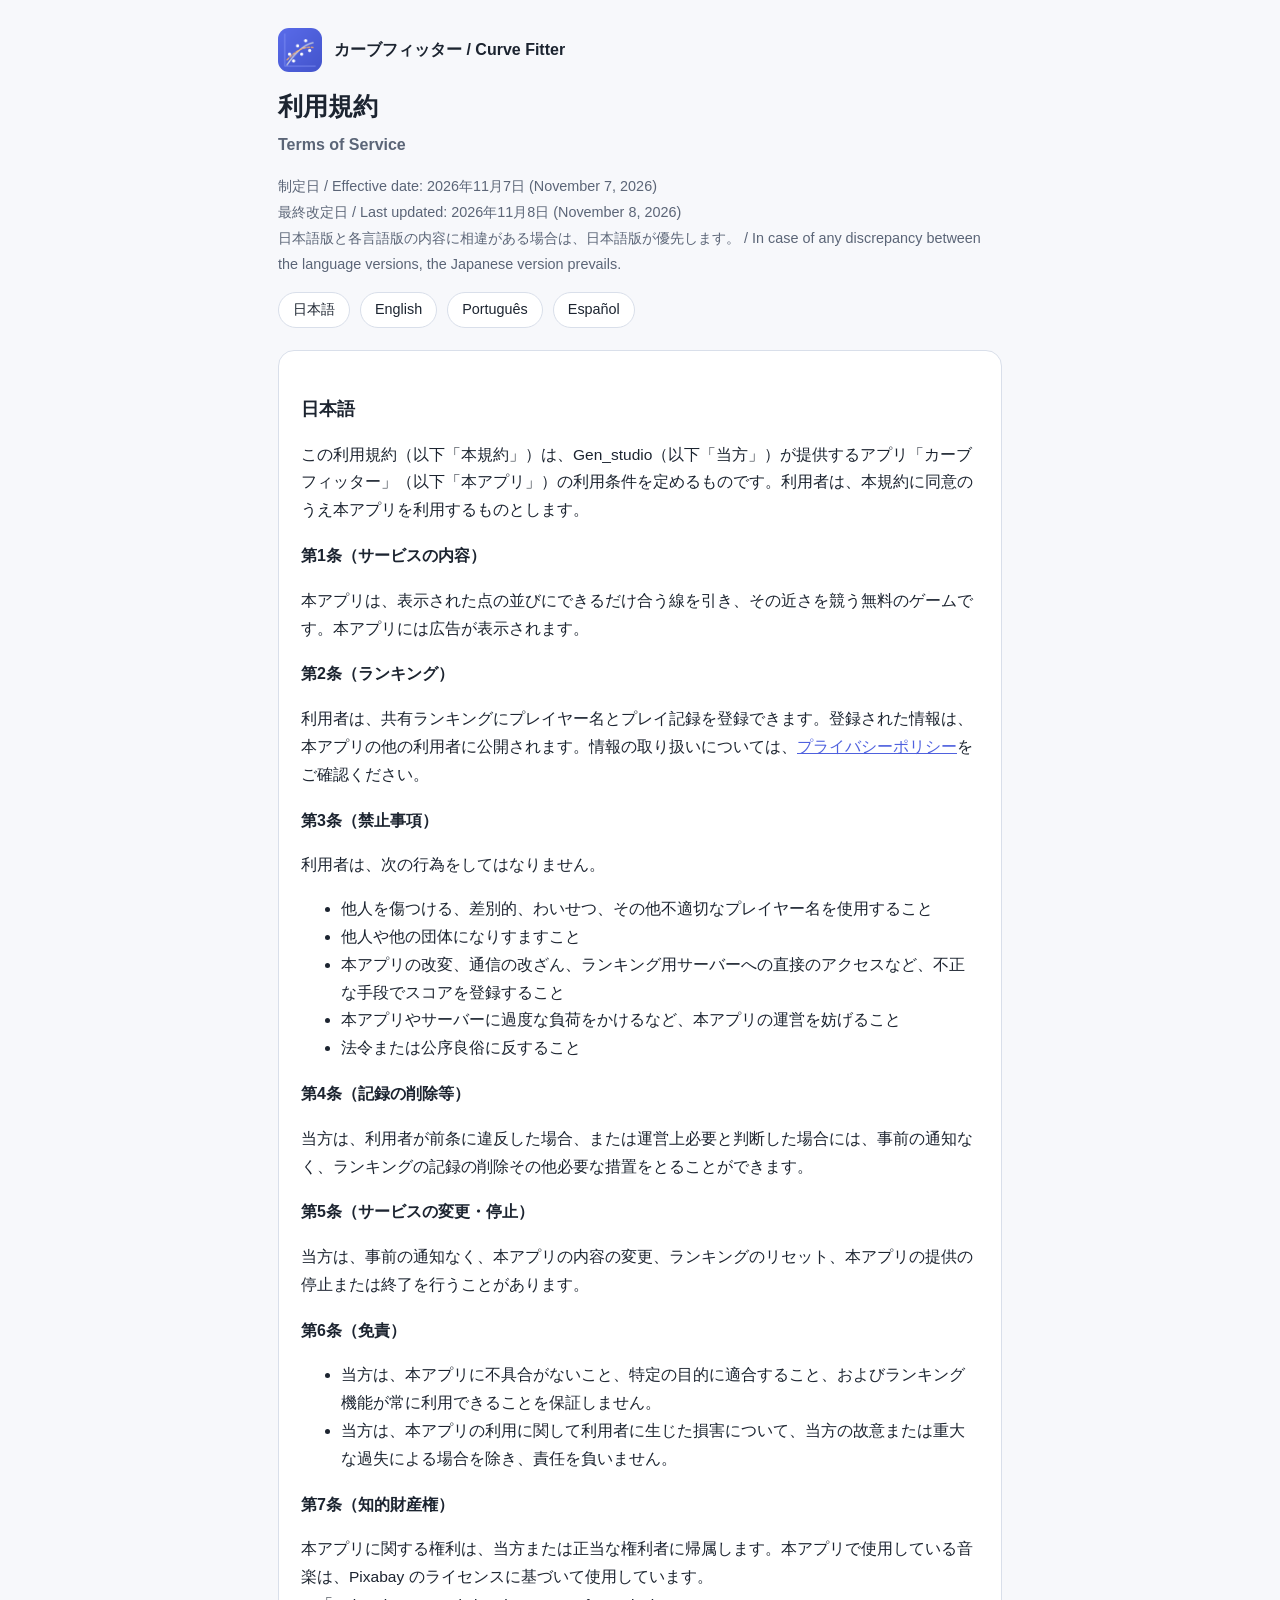
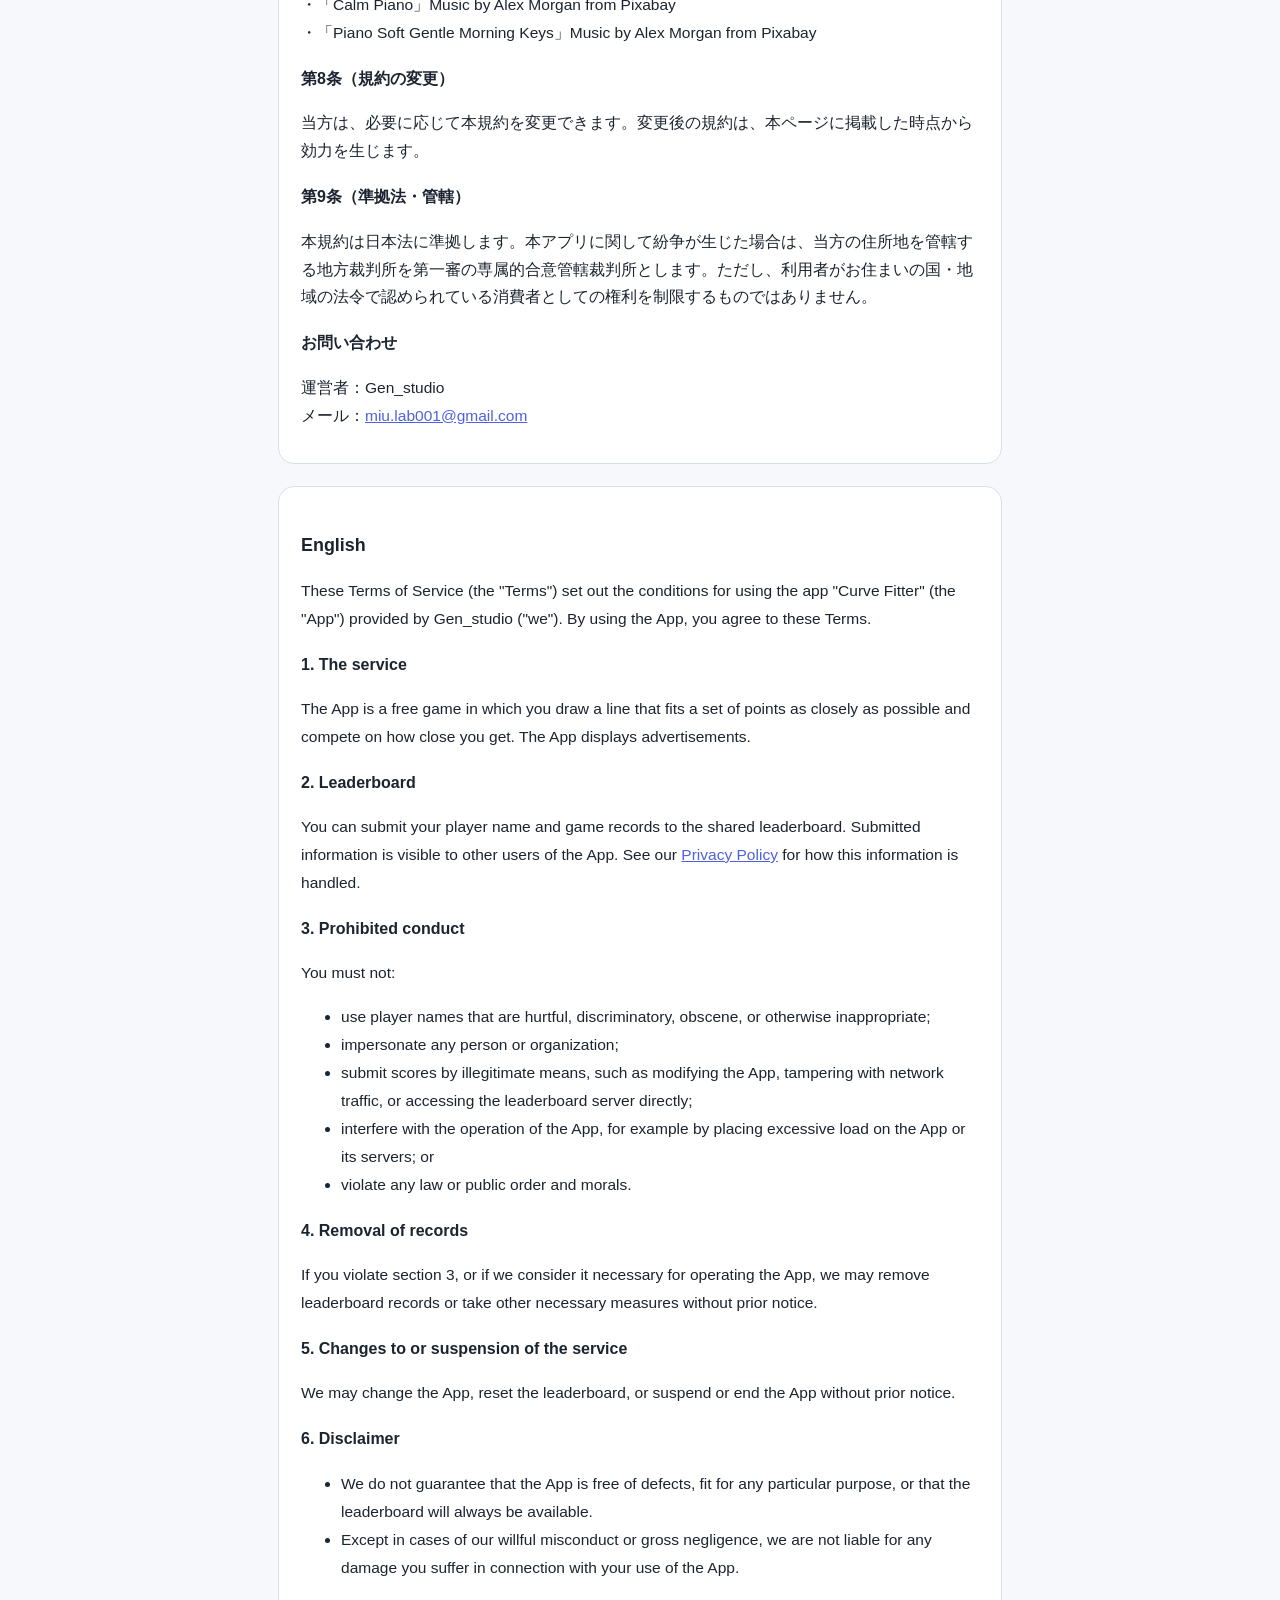
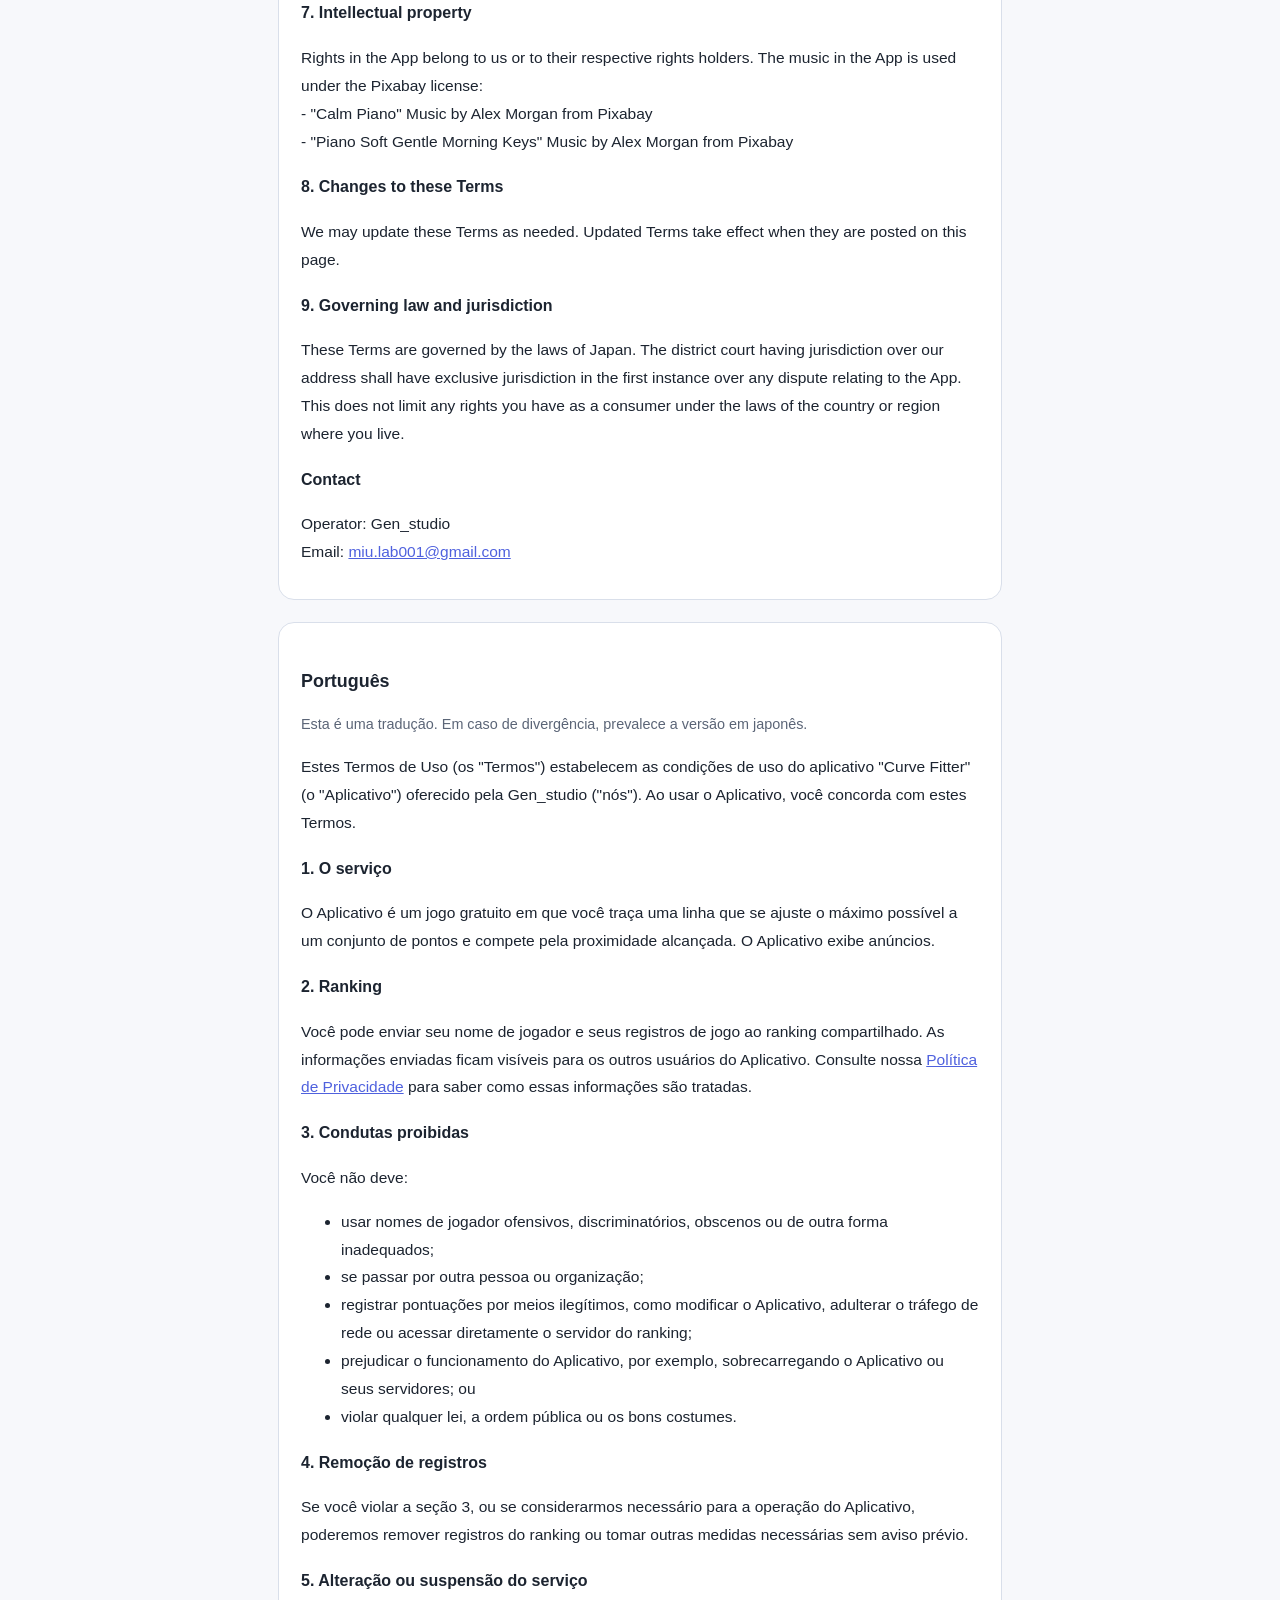
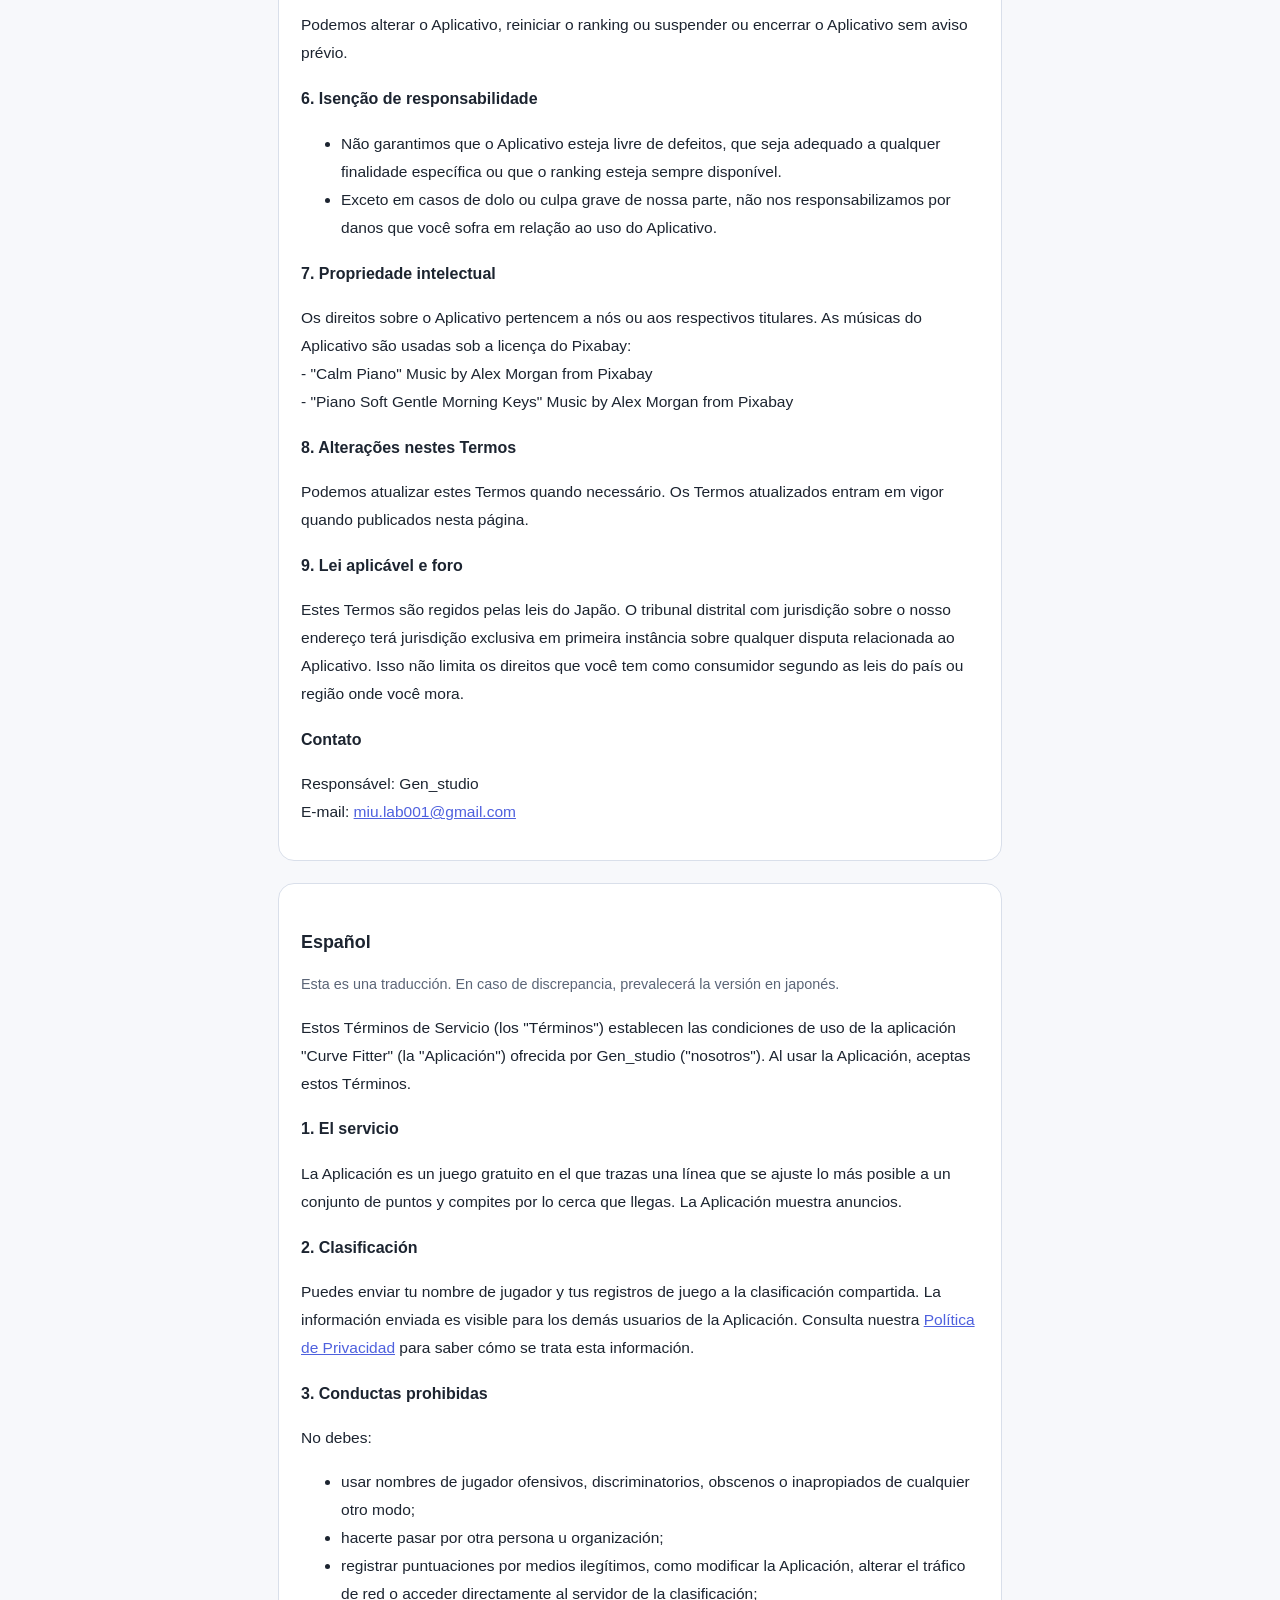
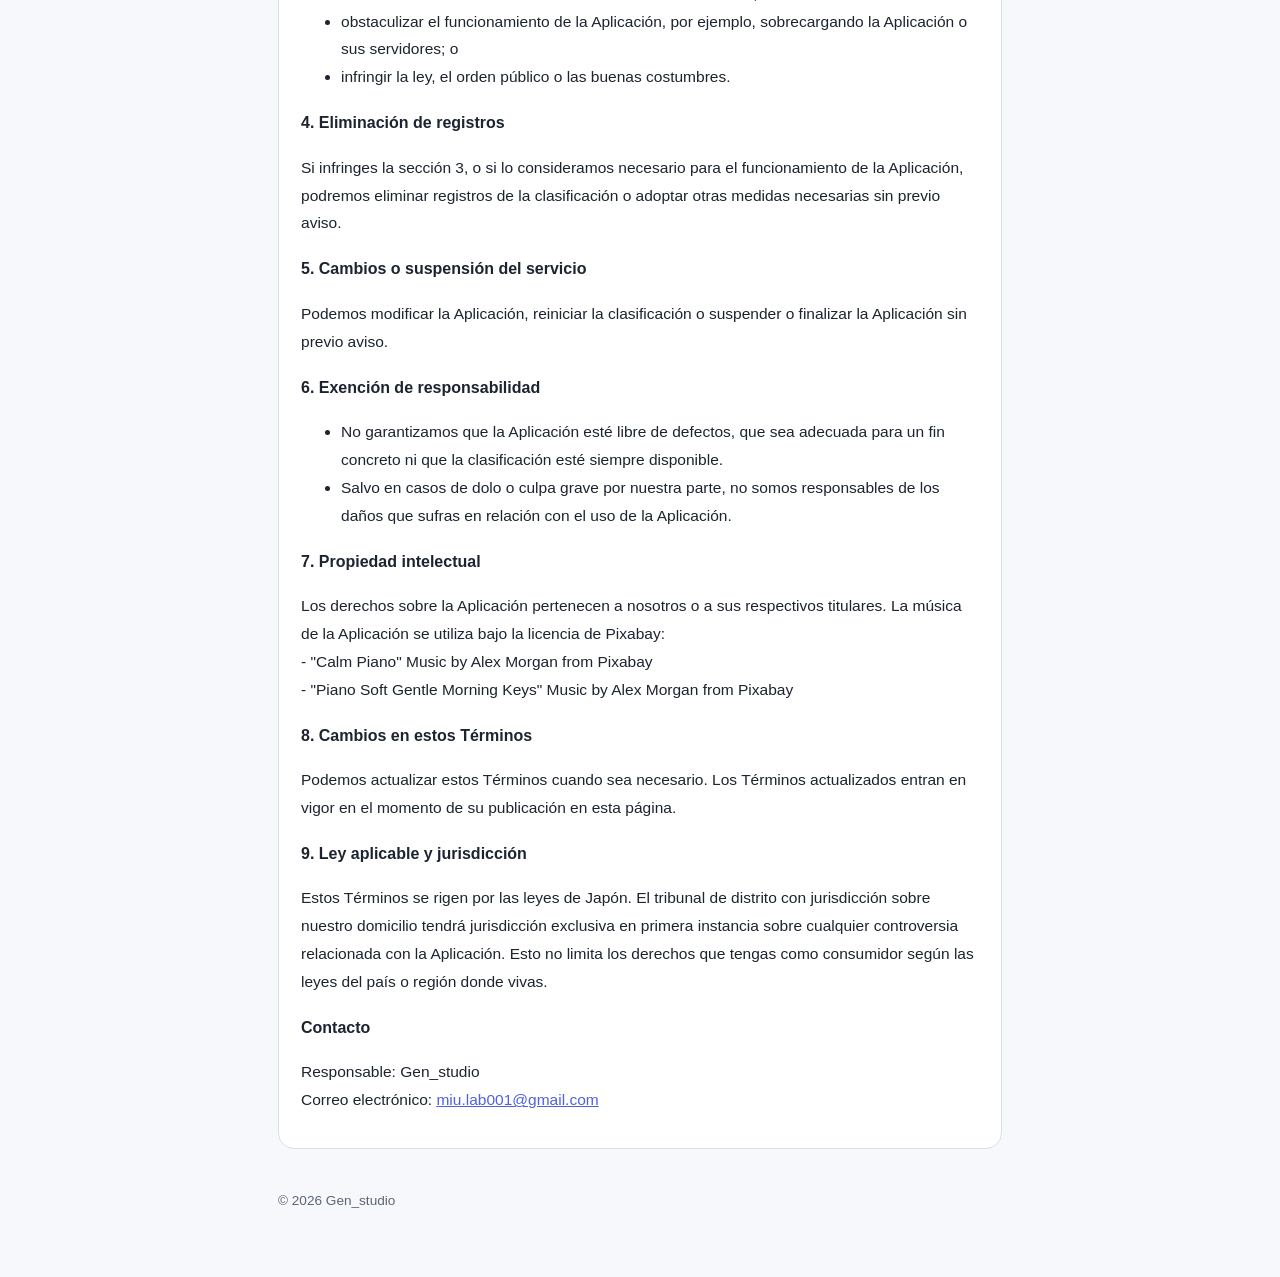
<file: curve-fitter/terms.html>
<!doctype html>
<html lang="ja">
<head>
<meta charset="utf-8">
<meta name="viewport" content="width=device-width, initial-scale=1">
<title>利用規約 / Terms of Service - カーブフィッター (Curve Fitter)</title>
<link rel="stylesheet" href="../style.css">
</head>
<body>
<main>
<header class="site"><img src="icon.png" alt=""><a href="./">カーブフィッター / Curve Fitter</a></header>
<h1>利用規約<br><span class="meta" style="font-size:1rem">Terms of Service</span></h1>
<p class="meta">制定日 / Effective date: 2026年11月7日 (November 7, 2026)<br>最終改定日 / Last updated: 2026年11月8日 (November 8, 2026)<br>日本語版と各言語版の内容に相違がある場合は、日本語版が優先します。 / In case of any discrepancy between the language versions, the Japanese version prevails.</p>
<nav class="lang"><a href="#ja">日本語</a><a href="#en">English</a><a href="#pt">Português</a><a href="#es">Español</a></nav>

<section class="l" id="ja" lang="ja">
<h2 style="border-top:none">日本語</h2>
<p>この利用規約（以下「本規約」）は、Gen_studio（以下「当方」）が提供するアプリ「カーブフィッター」（以下「本アプリ」）の利用条件を定めるものです。利用者は、本規約に同意のうえ本アプリを利用するものとします。</p>

<h3>第1条（サービスの内容）</h3>
<p>本アプリは、表示された点の並びにできるだけ合う線を引き、その近さを競う無料のゲームです。本アプリには広告が表示されます。</p>

<h3>第2条（ランキング）</h3>
<p>利用者は、共有ランキングにプレイヤー名とプレイ記録を登録できます。登録された情報は、本アプリの他の利用者に公開されます。情報の取り扱いについては、<a href="privacy.html">プライバシーポリシー</a>をご確認ください。</p>

<h3>第3条（禁止事項）</h3>
<p>利用者は、次の行為をしてはなりません。</p>
<ul>
<li>他人を傷つける、差別的、わいせつ、その他不適切なプレイヤー名を使用すること</li>
<li>他人や他の団体になりすますこと</li>
<li>本アプリの改変、通信の改ざん、ランキング用サーバーへの直接のアクセスなど、不正な手段でスコアを登録すること</li>
<li>本アプリやサーバーに過度な負荷をかけるなど、本アプリの運営を妨げること</li>
<li>法令または公序良俗に反すること</li>
</ul>

<h3>第4条（記録の削除等）</h3>
<p>当方は、利用者が前条に違反した場合、または運営上必要と判断した場合には、事前の通知なく、ランキングの記録の削除その他必要な措置をとることができます。</p>

<h3>第5条（サービスの変更・停止）</h3>
<p>当方は、事前の通知なく、本アプリの内容の変更、ランキングのリセット、本アプリの提供の停止または終了を行うことがあります。</p>

<h3>第6条（免責）</h3>
<ul>
<li>当方は、本アプリに不具合がないこと、特定の目的に適合すること、およびランキング機能が常に利用できることを保証しません。</li>
<li>当方は、本アプリの利用に関して利用者に生じた損害について、当方の故意または重大な過失による場合を除き、責任を負いません。</li>
</ul>

<h3>第7条（知的財産権）</h3>
<p>本アプリに関する権利は、当方または正当な権利者に帰属します。本アプリで使用している音楽は、Pixabay のライセンスに基づいて使用しています。<br>・「Calm Piano」Music by Alex Morgan from Pixabay<br>・「Piano Soft Gentle Morning Keys」Music by Alex Morgan from Pixabay</p>

<h3>第8条（規約の変更）</h3>
<p>当方は、必要に応じて本規約を変更できます。変更後の規約は、本ページに掲載した時点から効力を生じます。</p>

<h3>第9条（準拠法・管轄）</h3>
<p>本規約は日本法に準拠します。本アプリに関して紛争が生じた場合は、当方の住所地を管轄する地方裁判所を第一審の専属的合意管轄裁判所とします。ただし、利用者がお住まいの国・地域の法令で認められている消費者としての権利を制限するものではありません。</p>

<h3>お問い合わせ</h3>
<p>運営者：Gen_studio<br>メール：<a href="mailto:miu.lab001@gmail.com">miu.lab001@gmail.com</a></p>
</section>

<section class="l" id="en" lang="en">
<h2 style="border-top:none">English</h2>
<p>These Terms of Service (the "Terms") set out the conditions for using the app "Curve Fitter" (the "App") provided by Gen_studio ("we"). By using the App, you agree to these Terms.</p>

<h3>1. The service</h3>
<p>The App is a free game in which you draw a line that fits a set of points as closely as possible and compete on how close you get. The App displays advertisements.</p>

<h3>2. Leaderboard</h3>
<p>You can submit your player name and game records to the shared leaderboard. Submitted information is visible to other users of the App. See our <a href="privacy.html#en">Privacy Policy</a> for how this information is handled.</p>

<h3>3. Prohibited conduct</h3>
<p>You must not:</p>
<ul>
<li>use player names that are hurtful, discriminatory, obscene, or otherwise inappropriate;</li>
<li>impersonate any person or organization;</li>
<li>submit scores by illegitimate means, such as modifying the App, tampering with network traffic, or accessing the leaderboard server directly;</li>
<li>interfere with the operation of the App, for example by placing excessive load on the App or its servers; or</li>
<li>violate any law or public order and morals.</li>
</ul>

<h3>4. Removal of records</h3>
<p>If you violate section 3, or if we consider it necessary for operating the App, we may remove leaderboard records or take other necessary measures without prior notice.</p>

<h3>5. Changes to or suspension of the service</h3>
<p>We may change the App, reset the leaderboard, or suspend or end the App without prior notice.</p>

<h3>6. Disclaimer</h3>
<ul>
<li>We do not guarantee that the App is free of defects, fit for any particular purpose, or that the leaderboard will always be available.</li>
<li>Except in cases of our willful misconduct or gross negligence, we are not liable for any damage you suffer in connection with your use of the App.</li>
</ul>

<h3>7. Intellectual property</h3>
<p>Rights in the App belong to us or to their respective rights holders. The music in the App is used under the Pixabay license:<br>- "Calm Piano" Music by Alex Morgan from Pixabay<br>- "Piano Soft Gentle Morning Keys" Music by Alex Morgan from Pixabay</p>

<h3>8. Changes to these Terms</h3>
<p>We may update these Terms as needed. Updated Terms take effect when they are posted on this page.</p>

<h3>9. Governing law and jurisdiction</h3>
<p>These Terms are governed by the laws of Japan. The district court having jurisdiction over our address shall have exclusive jurisdiction in the first instance over any dispute relating to the App. This does not limit any rights you have as a consumer under the laws of the country or region where you live.</p>

<h3>Contact</h3>
<p>Operator: Gen_studio<br>Email: <a href="mailto:miu.lab001@gmail.com">miu.lab001@gmail.com</a></p>
</section>

<section class="l" id="pt" lang="pt">
<h2 style="border-top:none">Português</h2>
<p class="meta">Esta é uma tradução. Em caso de divergência, prevalece a versão em japonês.</p>
<p>Estes Termos de Uso (os "Termos") estabelecem as condições de uso do aplicativo "Curve Fitter" (o "Aplicativo") oferecido pela Gen_studio ("nós"). Ao usar o Aplicativo, você concorda com estes Termos.</p>

<h3>1. O serviço</h3>
<p>O Aplicativo é um jogo gratuito em que você traça uma linha que se ajuste o máximo possível a um conjunto de pontos e compete pela proximidade alcançada. O Aplicativo exibe anúncios.</p>

<h3>2. Ranking</h3>
<p>Você pode enviar seu nome de jogador e seus registros de jogo ao ranking compartilhado. As informações enviadas ficam visíveis para os outros usuários do Aplicativo. Consulte nossa <a href="privacy.html#pt">Política de Privacidade</a> para saber como essas informações são tratadas.</p>

<h3>3. Condutas proibidas</h3>
<p>Você não deve:</p>
<ul>
<li>usar nomes de jogador ofensivos, discriminatórios, obscenos ou de outra forma inadequados;</li>
<li>se passar por outra pessoa ou organização;</li>
<li>registrar pontuações por meios ilegítimos, como modificar o Aplicativo, adulterar o tráfego de rede ou acessar diretamente o servidor do ranking;</li>
<li>prejudicar o funcionamento do Aplicativo, por exemplo, sobrecarregando o Aplicativo ou seus servidores; ou</li>
<li>violar qualquer lei, a ordem pública ou os bons costumes.</li>
</ul>

<h3>4. Remoção de registros</h3>
<p>Se você violar a seção 3, ou se considerarmos necessário para a operação do Aplicativo, poderemos remover registros do ranking ou tomar outras medidas necessárias sem aviso prévio.</p>

<h3>5. Alteração ou suspensão do serviço</h3>
<p>Podemos alterar o Aplicativo, reiniciar o ranking ou suspender ou encerrar o Aplicativo sem aviso prévio.</p>

<h3>6. Isenção de responsabilidade</h3>
<ul>
<li>Não garantimos que o Aplicativo esteja livre de defeitos, que seja adequado a qualquer finalidade específica ou que o ranking esteja sempre disponível.</li>
<li>Exceto em casos de dolo ou culpa grave de nossa parte, não nos responsabilizamos por danos que você sofra em relação ao uso do Aplicativo.</li>
</ul>

<h3>7. Propriedade intelectual</h3>
<p>Os direitos sobre o Aplicativo pertencem a nós ou aos respectivos titulares. As músicas do Aplicativo são usadas sob a licença do Pixabay:<br>- "Calm Piano" Music by Alex Morgan from Pixabay<br>- "Piano Soft Gentle Morning Keys" Music by Alex Morgan from Pixabay</p>

<h3>8. Alterações nestes Termos</h3>
<p>Podemos atualizar estes Termos quando necessário. Os Termos atualizados entram em vigor quando publicados nesta página.</p>

<h3>9. Lei aplicável e foro</h3>
<p>Estes Termos são regidos pelas leis do Japão. O tribunal distrital com jurisdição sobre o nosso endereço terá jurisdição exclusiva em primeira instância sobre qualquer disputa relacionada ao Aplicativo. Isso não limita os direitos que você tem como consumidor segundo as leis do país ou região onde você mora.</p>

<h3>Contato</h3>
<p>Responsável: Gen_studio<br>E-mail: <a href="mailto:miu.lab001@gmail.com">miu.lab001@gmail.com</a></p>
</section>

<section class="l" id="es" lang="es">
<h2 style="border-top:none">Español</h2>
<p class="meta">Esta es una traducción. En caso de discrepancia, prevalecerá la versión en japonés.</p>
<p>Estos Términos de Servicio (los "Términos") establecen las condiciones de uso de la aplicación "Curve Fitter" (la "Aplicación") ofrecida por Gen_studio ("nosotros"). Al usar la Aplicación, aceptas estos Términos.</p>

<h3>1. El servicio</h3>
<p>La Aplicación es un juego gratuito en el que trazas una línea que se ajuste lo más posible a un conjunto de puntos y compites por lo cerca que llegas. La Aplicación muestra anuncios.</p>

<h3>2. Clasificación</h3>
<p>Puedes enviar tu nombre de jugador y tus registros de juego a la clasificación compartida. La información enviada es visible para los demás usuarios de la Aplicación. Consulta nuestra <a href="privacy.html#es">Política de Privacidad</a> para saber cómo se trata esta información.</p>

<h3>3. Conductas prohibidas</h3>
<p>No debes:</p>
<ul>
<li>usar nombres de jugador ofensivos, discriminatorios, obscenos o inapropiados de cualquier otro modo;</li>
<li>hacerte pasar por otra persona u organización;</li>
<li>registrar puntuaciones por medios ilegítimos, como modificar la Aplicación, alterar el tráfico de red o acceder directamente al servidor de la clasificación;</li>
<li>obstaculizar el funcionamiento de la Aplicación, por ejemplo, sobrecargando la Aplicación o sus servidores; o</li>
<li>infringir la ley, el orden público o las buenas costumbres.</li>
</ul>

<h3>4. Eliminación de registros</h3>
<p>Si infringes la sección 3, o si lo consideramos necesario para el funcionamiento de la Aplicación, podremos eliminar registros de la clasificación o adoptar otras medidas necesarias sin previo aviso.</p>

<h3>5. Cambios o suspensión del servicio</h3>
<p>Podemos modificar la Aplicación, reiniciar la clasificación o suspender o finalizar la Aplicación sin previo aviso.</p>

<h3>6. Exención de responsabilidad</h3>
<ul>
<li>No garantizamos que la Aplicación esté libre de defectos, que sea adecuada para un fin concreto ni que la clasificación esté siempre disponible.</li>
<li>Salvo en casos de dolo o culpa grave por nuestra parte, no somos responsables de los daños que sufras en relación con el uso de la Aplicación.</li>
</ul>

<h3>7. Propiedad intelectual</h3>
<p>Los derechos sobre la Aplicación pertenecen a nosotros o a sus respectivos titulares. La música de la Aplicación se utiliza bajo la licencia de Pixabay:<br>- "Calm Piano" Music by Alex Morgan from Pixabay<br>- "Piano Soft Gentle Morning Keys" Music by Alex Morgan from Pixabay</p>

<h3>8. Cambios en estos Términos</h3>
<p>Podemos actualizar estos Términos cuando sea necesario. Los Términos actualizados entran en vigor en el momento de su publicación en esta página.</p>

<h3>9. Ley aplicable y jurisdicción</h3>
<p>Estos Términos se rigen por las leyes de Japón. El tribunal de distrito con jurisdicción sobre nuestro domicilio tendrá jurisdicción exclusiva en primera instancia sobre cualquier controversia relacionada con la Aplicación. Esto no limita los derechos que tengas como consumidor según las leyes del país o región donde vivas.</p>

<h3>Contacto</h3>
<p>Responsable: Gen_studio<br>Correo electrónico: <a href="mailto:miu.lab001@gmail.com">miu.lab001@gmail.com</a></p>
</section>

<footer>© 2026 Gen_studio</footer>
</main>
</body>
</html>
</file>
<file: style.css>
:root{--bg:#f7f8fb;--card:#ffffff;--ink:#1c2430;--soft:#5b6577;--line:#d9dfea;--accent:#4f61de}
@media (prefers-color-scheme: dark){:root{--bg:#12151d;--card:#1b2029;--ink:#e9edf5;--soft:#9aa4ba;--line:#2c3444;--accent:#8b9bff}}
*{box-sizing:border-box}
body{margin:0;background:var(--bg);color:var(--ink);font-family:-apple-system,BlinkMacSystemFont,"Hiragino Sans","Noto Sans JP","Segoe UI",sans-serif;line-height:1.8}
main{max-width:760px;margin:0 auto;padding:28px 18px 64px}
header.site{display:flex;align-items:center;gap:12px;margin-bottom:8px}
header.site img{width:44px;height:44px;border-radius:11px}
header.site a{color:var(--ink);text-decoration:none;font-weight:700}
h1{font-size:1.55rem;line-height:1.4;margin:18px 0 4px}
h2{font-size:1.12rem;margin:30px 0 6px;padding-top:6px;border-top:1px solid var(--line)}
h3{font-size:1rem;margin:18px 0 4px}
p,li{font-size:.97rem}
.meta{color:var(--soft);font-size:.9rem}
.lang{display:flex;gap:10px;margin:14px 0 6px}
.lang a{border:1px solid var(--line);background:var(--card);color:var(--ink);padding:4px 14px;border-radius:999px;text-decoration:none;font-size:.9rem}
a{color:var(--accent);word-break:break-all}
section.l{background:var(--card);border:1px solid var(--line);border-radius:16px;padding:6px 22px 18px;margin-top:22px}
.apps a.app{display:flex;gap:14px;align-items:center;background:var(--card);border:1px solid var(--line);border-radius:16px;padding:14px 16px;color:var(--ink);text-decoration:none;margin-top:12px}
.apps img{width:64px;height:64px;border-radius:15px}
footer{margin-top:40px;color:var(--soft);font-size:.85rem}
</file>
